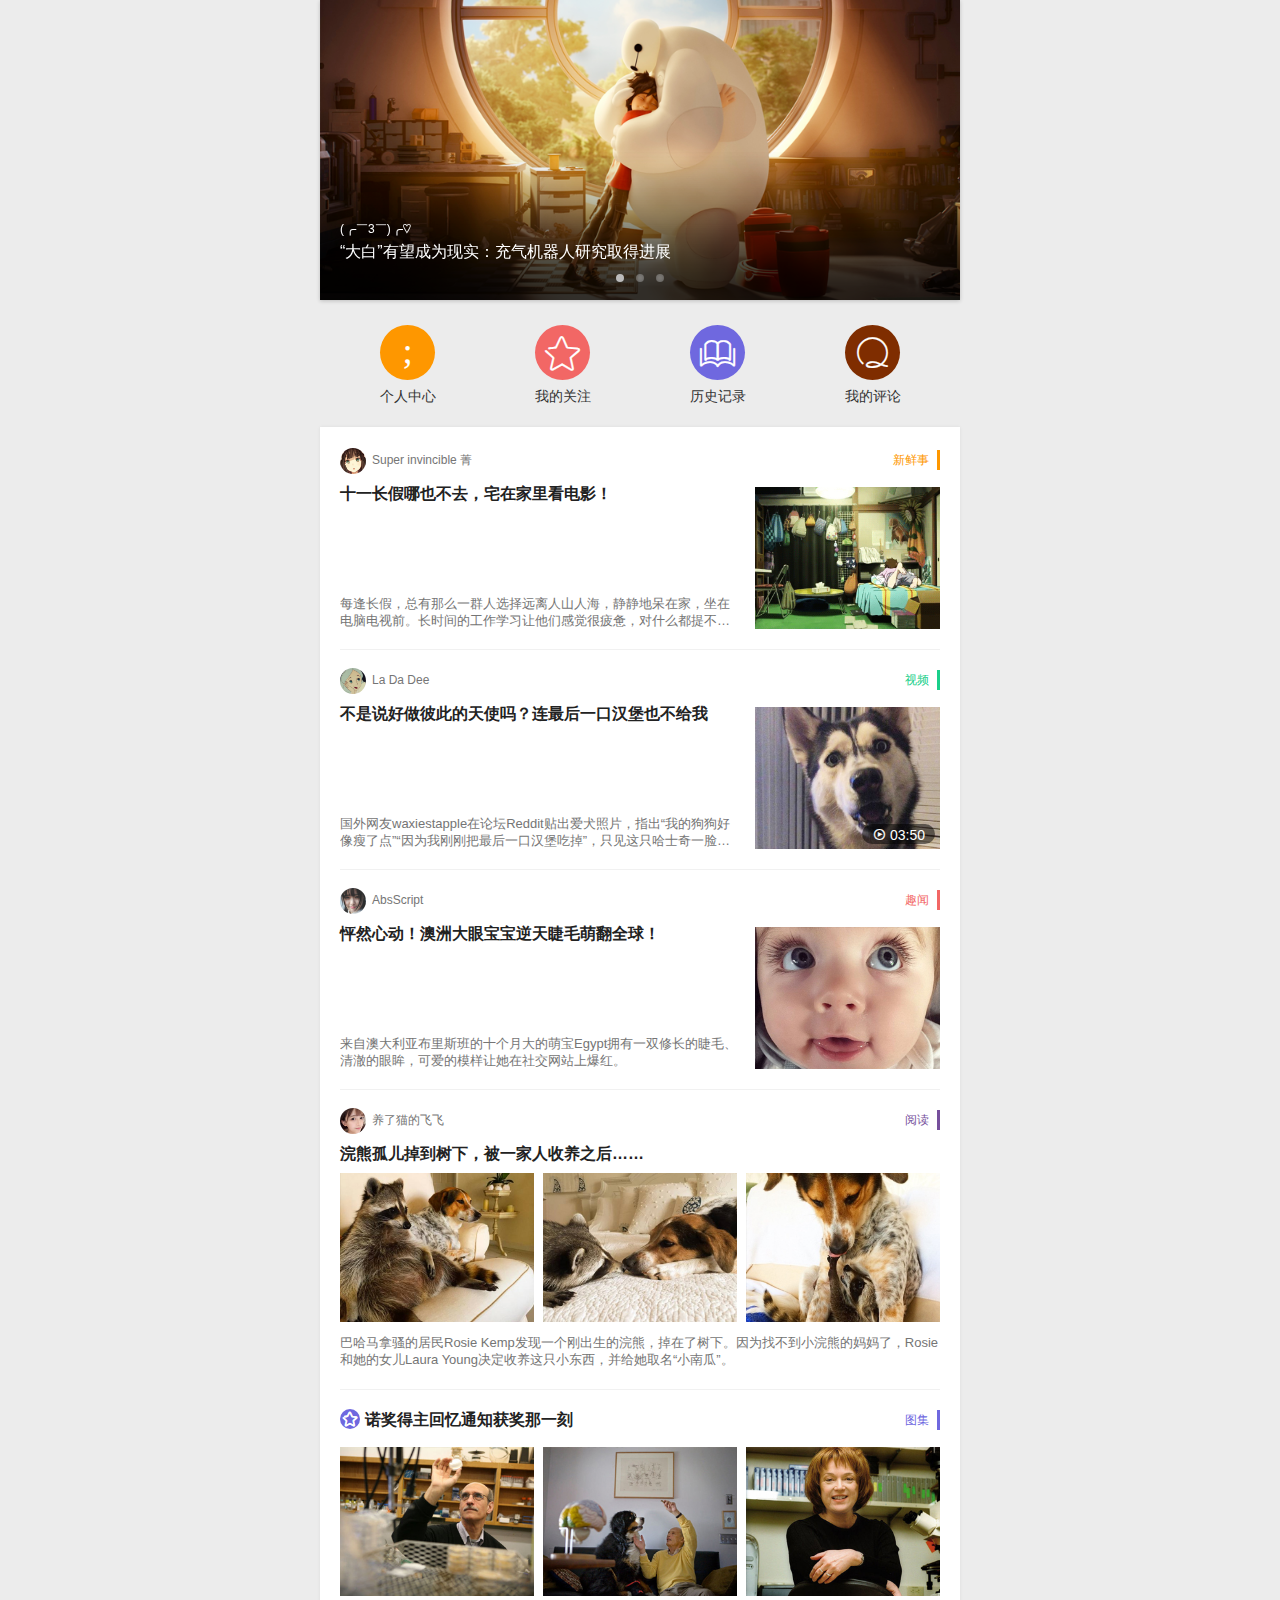
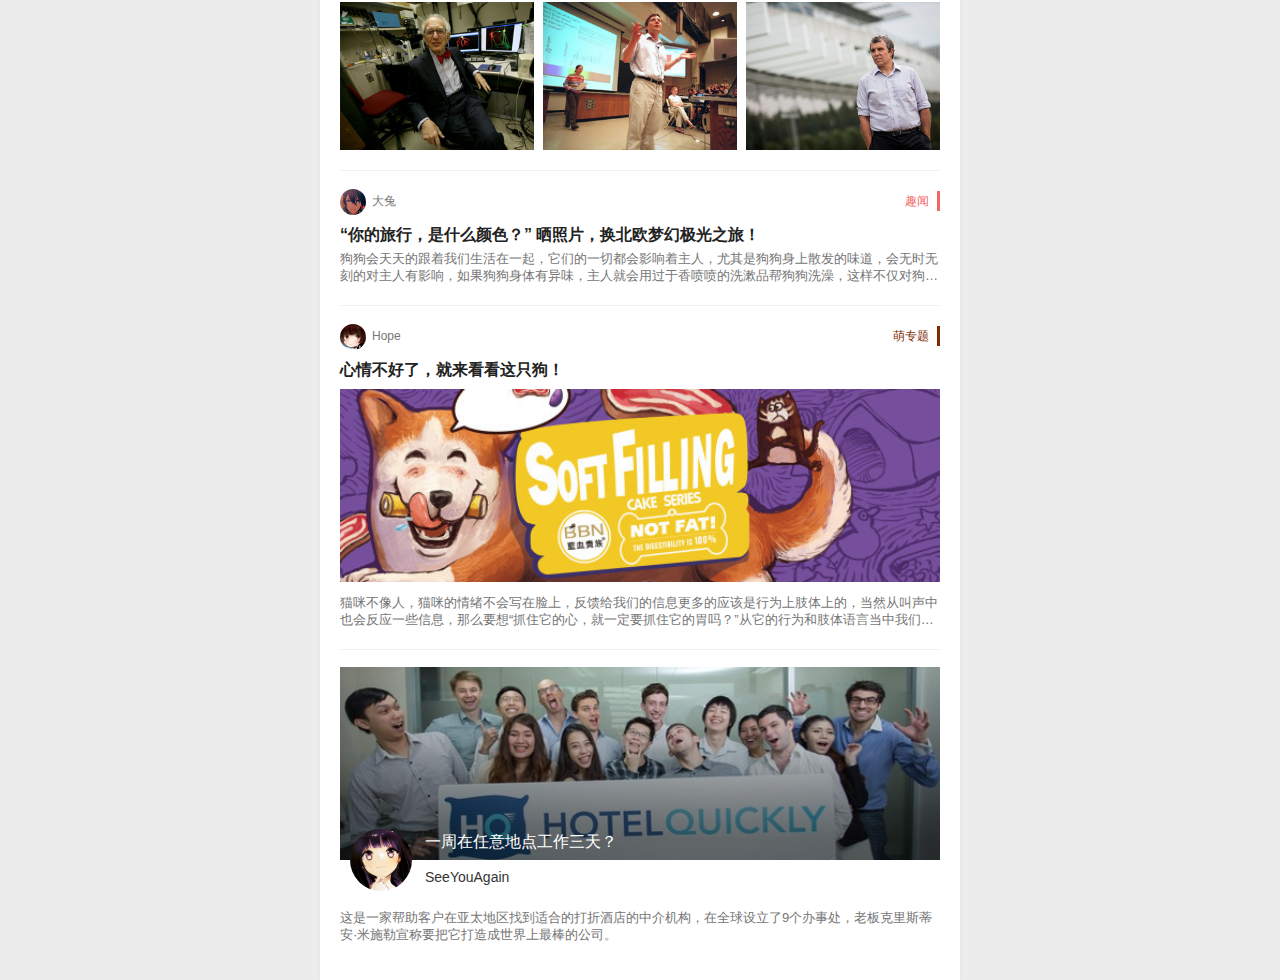
<file: WebContent/index.html>
<!doctype html>
<html>
<head>
    <meta charset="utf-8">
    <meta name="viewport" content="width=device-width, user-scalable=no, initial-scale=1.0, maximum-scale=1.0, minimum-scale=1.0"/>
    <meta name="keywords" content="" />
    <meta name="description" content="" />
    <link rel="stylesheet" href="css/amazeui.min.css">
    <link rel="stylesheet" href="css/wap.css?2">
    <title>首页</title>
</head>
<body>
<div data-am-widget="gotop" class="am-gotop am-gotop-fixed">
    <a href="#top" title="">
        <img class="am-gotop-icon-custom" src="img/goTop.png" />
    </a>
</div>

<div class="pet_mian" id="top">
  <div data-am-widget="slider" class="am-slider am-slider-a1" data-am-slider='{"directionNav":false}' >
  <ul class="am-slides">
      <li>
            <img src="img/fl01.png">
            <div class="pet_slider_font">
                <span class="pet_slider_emoji"> (╭￣3￣)╭♡   </span>
                <span>“大白”有望成为现实：充气机器人研究取得进展</span>
            </div>
            <div class="pet_slider_shadow"></div>
      </li>
      <li>
            <img src="img/fl02.png">
            <div class="pet_slider_font">
                <span class="pet_slider_emoji"> []~(￣▽￣)~*　</span>
                <span>已然魔性的雪橇犬哈士奇 —《雪地狂奔》</span>
            </div>
            <div class="pet_slider_shadow"></div>
      </li>
      <li>
            <img src="img/fl03.png">
            <div class="pet_slider_font">
                <span class="pet_slider_emoji"> (｡・`ω´･)　</span>
                <span>《星际争霸2:虚空之遗》国服过审!</span>
            </div>
            <div class="pet_slider_shadow"></div>
      </li>
  </ul>
</div>


<div class="pet_circle_nav">
    <ul class="pet_circle_nav_list">
        <li><a href="个人中心.html" class="iconfont pet_nav_xinxianshi ">;</a><span>个人中心</span></li>
        <li><a href="我的关注.html" class="iconfont pet_nav_zhangzhishi ">&#xe607;</a><span>我的关注</span></li>
        <li><a href="历史记录.html" class="iconfont pet_nav_kantuya ">&#xe62c;</a><span>历史记录</span></li>
        <li><a href="我的评论.html" class="iconfont pet_nav_mengzhuanti ">&#xe622;</a><span>我的评论</span></li>
    </ul>
    <div class="pet_more_list"><div class="pet_more_list_block">
    <div class="iconfont pet_more_close">×</div>
    <div class="pet_more_list_block">
        <div class="pet_more_list_block_name">
            <div class="pet_more_list_block_name_title">阅读 Read</div>
            <a class="pet_more_list_block_line">
                <i class="iconfont pet_nav_xinxianshi pet_more_list_block_line_ico">&#xe61e;</i>
                <div class="pet_more_list_block_line_font">新鲜事</div>
            </a>
                        <a class="pet_more_list_block_line">
                <i class="iconfont pet_nav_zhangzhishi pet_more_list_block_line_ico">&#xe607;</i>
                <div class="pet_more_list_block_line_font">趣闻</div>
            </a>
                        <a class="pet_more_list_block_line">
                <i class="iconfont pet_nav_kantuya pet_more_list_block_line_ico">&#xe62c;</i>
                <div class="pet_more_list_block_line_font">阅读</div>
            </a>
                        <a class="pet_more_list_block_line">
                <i class="iconfont pet_nav_mengzhuanti pet_more_list_block_line_ico">&#xe622;</i>
                <div class="pet_more_list_block_line_font">专题</div>
            </a>
                                    <a class="pet_more_list_block_line">
                <i class="iconfont pet_nav_bk pet_more_list_block_line_ico">&#xe629;</i>
                <div class="pet_more_list_block_line_font">订阅</div>
            </a>
                                    <a class="pet_more_list_block_line">
                <i class="iconfont pet_nav_wd pet_more_list_block_line_ico">&#xe602;</i>
                <div class="pet_more_list_block_line_font">专栏</div>
            </a>
 <div class="pet_more_list_block_name_title pet_more_list_block_line_height">服务 Service</div>
              <a class="pet_more_list_block_line">
                <i class="iconfont pet_nav_xinxianshi pet_more_list_block_line_ico">&#xe61e;</i>
                <div class="pet_more_list_block_line_font">新鲜事</div>
            </a>
                        <a class="pet_more_list_block_line">
                <i class="iconfont pet_nav_zhangzhishi pet_more_list_block_line_ico">&#xe607;</i>
                <div class="pet_more_list_block_line_font">趣闻</div>
            </a>
                        <a class="pet_more_list_block_line">
                <i class="iconfont pet_nav_kantuya pet_more_list_block_line_ico">&#xe62c;</i>
                <div class="pet_more_list_block_line_font">阅读</div>
            </a>
                        <a class="pet_more_list_block_line">
                <i class="iconfont pet_nav_mengzhuanti pet_more_list_block_line_ico">&#xe622;</i>
                <div class="pet_more_list_block_line_font">专题</div>
            </a>
                                    <a class="pet_more_list_block_line">
                <i class="iconfont pet_nav_bk pet_more_list_block_line_ico">&#xe629;</i>
                <div class="pet_more_list_block_line_font">订阅</div>
            </a>
                                    <a class="pet_more_list_block_line">
                <i class="iconfont pet_nav_wd pet_more_list_block_line_ico">&#xe602;</i>
                <div class="pet_more_list_block_line_font">专栏</div>
            </a>
        </div>
    </div>

    </div></div>
</div>
<div class="pet_content_main">
  <div data-am-widget="list_news" class="am-list-news am-list-news-default" >
  <div class="am-list-news-bd">
  <ul class="am-list">
     <!--缩略图在标题右边-->
      <li class="am-g am-list-item-desced am-list-item-thumbed am-list-item-thumb-right pet_list_one_block">
        <div class="pet_list_one_info">
            <div class="pet_list_one_info_l">
                <div class="pet_list_one_info_ico"><img src="img/a1.png" alt=""></div>
                <div class="pet_list_one_info_name">Super invincible 菁 </div>
            </div>
            <div class="pet_list_one_info_r">
                <div class="pet_list_tag pet_list_tag_xxs">新鲜事</div>
            </div>
        </div>
        <div class=" am-u-sm-8 am-list-main pet_list_one_nr">
            <h3 class="am-list-item-hd pet_list_one_bt"><a href="###" class="">十一长假哪也不去，宅在家里看电影！</a></h3>
            <div class="am-list-item-text pet_list_one_text">每逢长假，总有那么一群人选择远离人山人海，静静地呆在家，坐在电脑电视前。长时间的工作学习让他们感觉很疲惫，对什么都提不起劲，打开电脑却不知道干什么好…</div>

        </div>
          <div class="am-u-sm-4 am-list-thumb">
            <a href="###" class="">
              <img src="img/q1.jpg" class="pet_list_one_img" alt=""/>
            </a>
          </div>
      </li>
      <li class="am-g am-list-item-desced am-list-item-thumbed am-list-item-thumb-right pet_list_one_block">
        <div class="pet_list_one_info">
            <div class="pet_list_one_info_l">
                <div class="pet_list_one_info_ico"><img src="img/a6.png" alt=""></div>
                <div class="pet_list_one_info_name">La Da Dee</div>
            </div>
            <div class="pet_list_one_info_r">
                <div class="pet_list_tag pet_video_tag">视频</div>
            </div>
        </div>
        <div class=" am-u-sm-8 am-list-main pet_list_one_nr">
            <h3 class="am-list-item-hd pet_list_one_bt"><a href="###" class="">不是说好做彼此的天使吗？连最后一口汉堡也不给我</a></h3>
            <div class="am-list-item-text pet_list_one_text">国外网友waxiestapple在论坛Reddit贴出爱犬照片，指出“我的狗狗好像瘦了点”“因为我刚刚把最后一口汉堡吃掉”，只见这只哈士奇一脸惨遭背叛的样子，对主人露出相当不可思议的表情。</div>

        </div>
          <div class="am-u-sm-4 am-list-thumb pet_video_info">
            <div class="pet_video_info_tag"><i class="iconfont">&#xe62d;</i>03:50</div>
            <a href="###" class="">
              <img src="img/q4.jpg" class="pet_list_one_img" alt="我很囧，你保重....晒晒旅行中的那些囧！"/>
            </a>
          </div>
      </li>
      <li class="am-g am-list-item-desced am-list-item-thumbed am-list-item-thumb-right pet_list_one_block">
        <div class="pet_list_one_info">
            <div class="pet_list_one_info_l">
                <div class="pet_list_one_info_ico"><img src="img/a2.png" alt=""></div>
                <div class="pet_list_one_info_name">AbsScript</div>
            </div>
            <div class="pet_list_one_info_r">
                <div class="pet_list_tag pet_list_tag_zzs">趣闻</div>
            </div>
        </div>
        <div class=" am-u-sm-8 am-list-main pet_list_one_nr">
            <h3 class="am-list-item-hd pet_list_one_bt"><a href="###" class="">怦然心动！澳洲大眼宝宝逆天睫毛萌翻全球！</a></h3>
            <div class="am-list-item-text pet_list_one_text">来自澳大利亚布里斯班的十个月大的萌宝Egypt拥有一双修长的睫毛、清澈的眼眸，可爱的模样让她在社交网站上爆红。</div>

        </div>
          <div class="am-u-sm-4 am-list-thumb">
            <a href="###" class="">
              <img src="img/q5.jpg" class="pet_list_one_img" alt="我很囧，你保重....晒晒旅行中的那些囧！"/>
            </a>
          </div>
      </li>

            <li class="am-g am-list-item-desced pet_list_one_block">
              <div class="pet_list_one_info">
            <div class="pet_list_one_info_l">
                <div class="pet_list_one_info_ico"><img src="img/a3.png" alt=""></div>
                <div class="pet_list_one_info_name">养了猫的飞飞</div>
            </div>
            <div class="pet_list_one_info_r">
                <div class="pet_list_tag pet_list_tag_stj">阅读</div>
            </div>
        </div>
        <div class=" am-list-main">
            <h3 class="am-list-item-hd pet_list_one_bt"><a href="###" class="">浣熊孤儿掉到树下，被一家人收养之后……</a></h3>
  <ul data-am-widget="gallery" class="am-gallery am-avg-sm-3
  am-avg-md-3 am-avg-lg-3 am-gallery-default pet_list_one_list" >
      <li>
        <div class="am-gallery-item">
            <a href="###" class="">
              <img src="img/qq1.jpg"  alt="某天 也许会相遇 相遇在这个好地方"/>
            </a>
        </div>
      </li>
      <li>
        <div class="am-gallery-item">
            <a href="###" class="">
              <img src="img/qq2.jpg"  alt="不要太担心 只因为我相信"/>
            </a>
        </div>
      </li>
      <li>
        <div class="am-gallery-item">
            <a href="###" class="">
              <img src="img/qq3.jpg"  alt="终会走过这条遥远的道路"/>
            </a>
        </div>
      </li>
  </ul>
            <div class="am-list-item-text pet_list_two_text">巴哈马拿骚的居民Rosie Kemp发现一个刚出生的浣熊，掉在了树下。因为找不到小浣熊的妈妈了，Rosie和她的女儿Laura Young决定收养这只小东西，并给她取名“小南瓜”。</div>
        </div>
      </li>

            <li class="am-g am-list-item-desced pet_list_one_block">
              <div class="pet_list_one_info">
            <div class="pet_list_one_info_tytj"><i class="iconfont pet_nav_kantuya pet_more_list_block_line_ico pet_list_tytj_ico">&#xe607;</i>诺奖得主回忆通知获奖那一刻</div>
            <div class="pet_list_one_info_r">
                <div class="pet_list_tag pet_list_tag_kty">图集</div>
            </div>
        </div>
        <div class=" am-list-main">
  <ul data-am-widget="gallery" class="am-gallery am-avg-sm-3
  am-avg-md-3 am-avg-lg-3 am-gallery-default pet_list_one_list pet_list_one_tytj" >
      <li>
        <div class="am-gallery-item">
            <a href="###" class="">
              <img src="img/w1.jpg"  alt="某天 也许会相遇 相遇在这个好地方"/>
            </a>
        </div>
      </li>
      <li>
        <div class="am-gallery-item">
            <a href="###" class="">
              <img src="img/w2.jpg"  alt="不要太担心 只因为我相信"/>
            </a>
        </div>
      </li>
      <li>
        <div class="am-gallery-item">
            <a href="###" class="">
              <img src="img/w3.jpg"  alt="终会走过这条遥远的道路"/>
            </a>
        </div>
      </li>
       <li>
        <div class="am-gallery-item">
            <a href="###" class="">
              <img src="img/w4.jpg"  alt="终会走过这条遥远的道路"/>
            </a>
        </div>
      </li>
       <li>
        <div class="am-gallery-item">
            <a href="###" class="">
              <img src="img/w5.jpg"  alt="终会走过这条遥远的道路"/>
            </a>
        </div>
      </li>
       <li>
        <div class="am-gallery-item">
            <a href="###" class="">
              <img src="img/w6.jpg"  alt="终会走过这条遥远的道路"/>
            </a>
        </div>
      </li>
  </ul>
      </li>
            <li class="am-g am-list-item-desced pet_list_one_block">
              <div class="pet_list_one_info">
            <div class="pet_list_one_info_l">
                <div class="pet_list_one_info_ico"><img src="img/a4.png" alt=""></div>
                <div class="pet_list_one_info_name">大兔</div>
            </div>
            <div class="pet_list_one_info_r">
                <div class="pet_list_tag pet_list_tag_zzs">趣闻</div>
            </div>
        </div>
        <div class=" am-list-main">
            <h3 class="am-list-item-hd pet_list_one_bt"><a href="###" class="">“你的旅行，是什么颜色？” 晒照片，换北欧梦幻极光之旅！</a></h3>


            <div class="am-list-item-text pet_list_two_text">狗狗会天天的跟着我们生活在一起，它们的一切都会影响着主人，尤其是狗狗身上散发的味道，会无时无刻的对主人有影响，如果狗狗身体有异味，主人就会用过于香喷喷的洗漱品帮狗狗洗澡，这样不仅对狗狗身体有伤害，还会容易患上皮肤病，其实，我们知道一些小技巧，就会改善狗狗身上存在的味道。</div>

        </div>
      </li>
      <li class="am-g am-list-item-desced pet_list_one_block">
              <div class="pet_list_one_info">
            <div class="pet_list_one_info_l">
                <div class="pet_list_one_info_ico"><img src="img/a5.png" alt=""></div>
                <div class="pet_list_one_info_name">Hope</div>
            </div>
            <div class="pet_list_one_info_r">
                <div class="pet_list_tag pet_list_tag_mzt">萌专题</div>
            </div>
        </div>
        <div class=" am-list-main">
            <h3 class="am-list-item-hd pet_list_one_bt"><a href="###" class="">心情不好了，就来看看这只狗！</a></h3>
            <div class="pet_list_zt_img"><img src="img/c1.png" alt=""></div>

            <div class="am-list-item-text pet_list_two_text">猫咪不像人，猫咪的情绪不会写在脸上，反馈给我们的信息更多的应该是行为上肢体上的，当然从叫声中也会反应一些信息，那么要想“抓住它的心，就一定要抓住它的胃吗？”从它的行为和肢体语言当中我们可以读懂什么呢？</div>

        </div>
      </li>
      <li class="am-g am-list-item-desced pet_list_one_block">
           <div class="pet_article_user_block">
             <div class="pet_article_user_img">
             <div class="pet_article_user_shadow"></div>
             <div class="pet_article_user_title">一周在任意地点工作三天？</div>
             <img src="img/c2.png" alt=""></div>
             <div class="pet_article_user_info">
                <div class="pet_article_user_info_ico"><img src="img/c.png" alt=""></div>SeeYouAgain
             </div>
             <div class="am-list-item-text pet_article_user_nr">这是一家帮助客户在亚太地区找到适合的打折酒店的中介机构，在全球设立了9个办事处，老板克里斯蒂安·米施勒宣称要把它打造成世界上最棒的公司。</div>
           </div>
      </li>
    </ul>
  </div>

    </div>

</div>
</div>

<script src="js/jquery.min.js"></script>
<script src="js/amazeui.min.js"></script>
<script>
$(function(){

    // 动态计算新闻列表文字样式
    auto_resize();
    $(window).resize(function() {
        auto_resize();
    });
    $('.am-list-thumb img').load(function(){
        auto_resize();
    });

    $('.am-list > li:last-child').css('border','none');
    function auto_resize(){
        $('.pet_list_one_nr').height($('.pet_list_one_img').height());

    }
        $('.pet_nav_gengduo').on('click',function(){
            $('.pet_more_list').addClass('pet_more_list_show');
       });
        $('.pet_more_close').on('click',function(){
            $('.pet_more_list').removeClass('pet_more_list_show');
        });
});

</script>
</body>
</html>
</file>
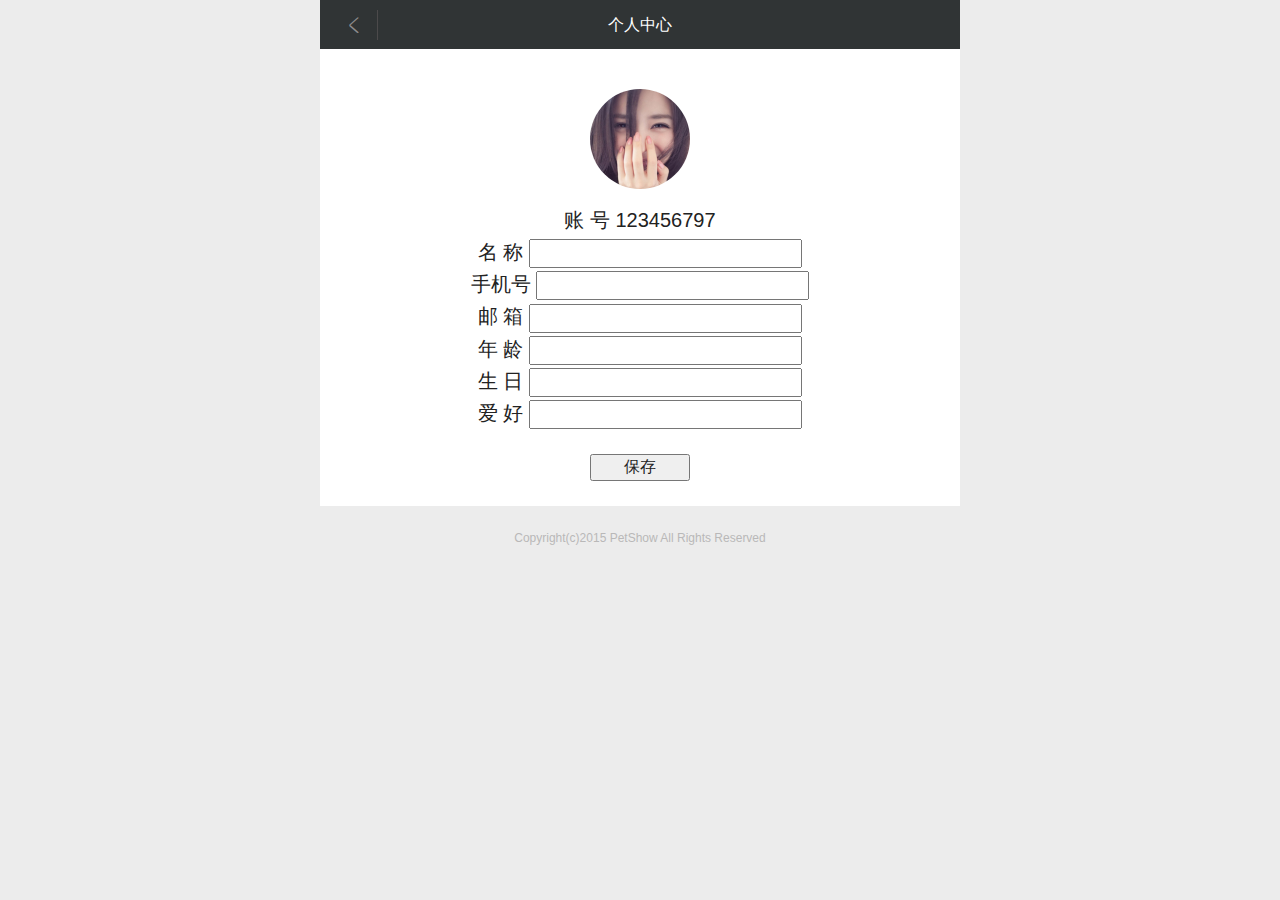
<file: WebContent/个人中心.html>
<!doctype html>
<html>
<head>
  <meta charset="utf-8">
  <meta name="viewport" content="width=device-width, user-scalable=no, initial-scale=1.0, maximum-scale=1.0, minimum-scale=1.0"/>
  <meta name="keywords" content="" />
  <meta name="description" content="" />
  <link rel="stylesheet" href="css/amazeui.min.css">
  <link rel="stylesheet" href="css/wap.css">
  <title>个人中心</title>
</head>
<body style="background:#ececec">
  <div class="pet_mian" >
    <div class="pet_head">
      <header data-am-widget="header"
          class="am-header am-header-default pet_head_block">
        <div class="am-header-left am-header-nav ">
          <a href="index.html" class="iconfont pet_head_jt_ico">&#xe601;</a>
        </div>
<div class="pet_news_list_tag_name">个人中心</div>
      </header>
    </div>

    <div class="pet_content pet_content_list">
      <div class="pet_grzx">

          <div class="pet_grzx_nr">
              <div class="pet_grzx_ico">
                <img src="img/qq1.png" alt="">
              <input type="file" name="studentHeadimg" value="img/qq1.png"><br>
              </div>
              <div class="pet_grzx_name">       
                             <span>账		号	</span><span>123456797</span><br>          
                              名		称	<input type="text" name="studentName"><br>
                              手机号	<input type="text" name="studentPassword"><br>
                              邮		箱	<input type="text" name="studentPassword"><br>
                              年		龄	<input type="text" name="studentAge"><br>
                              生		日	<input type="text" name="studentHobby"><br>
                              爱		好	<input type="text" name="studentHobby"><br>
              </div>
              <div class="pet_grzx_num">
                <div><input type="submit" value="保存"></div>
              </div>

          </div>
        </div>

        <div class="pet_article_footer_info">Copyright(c)2015 PetShow All Rights Reserved</div>
      </div>
    </div>
    <script src="js/jquery.min.js"></script>
    <script src="js/amazeui.min.js"></script>
    <script>
$(function(){

    // 动态计算新闻列表文字样式
    auto_resize();
    $(window).resize(function() {
        auto_resize();
    });
    $('.am-list-thumb img').load(function(){
        auto_resize();
    });
    $('.pet_article_like li:last-child').css('border','none');
        function auto_resize(){
        $('.pet_list_one_nr').height($('.pet_list_one_img').height());
                // alert($('.pet_list_one_nr').height());
    }
        $('.pet_article_user').on('click',function(){
            if($('.pet_article_user_info_tab').hasClass('pet_article_user_info_tab_show')){
                $('.pet_article_user_info_tab').removeClass('pet_article_user_info_tab_show').addClass('pet_article_user_info_tab_cloes');
            }else{
                $('.pet_article_user_info_tab').removeClass('pet_article_user_info_tab_cloes').addClass('pet_article_user_info_tab_show');
            }
        });

        $('.pet_head_gd_ico').on('click',function(){
            $('.pet_more_list').addClass('pet_more_list_show');
       });
        $('.pet_more_close').on('click',function(){
            $('.pet_more_list').removeClass('pet_more_list_show');
        });
});

</script>
</body>
  </html>
</file>
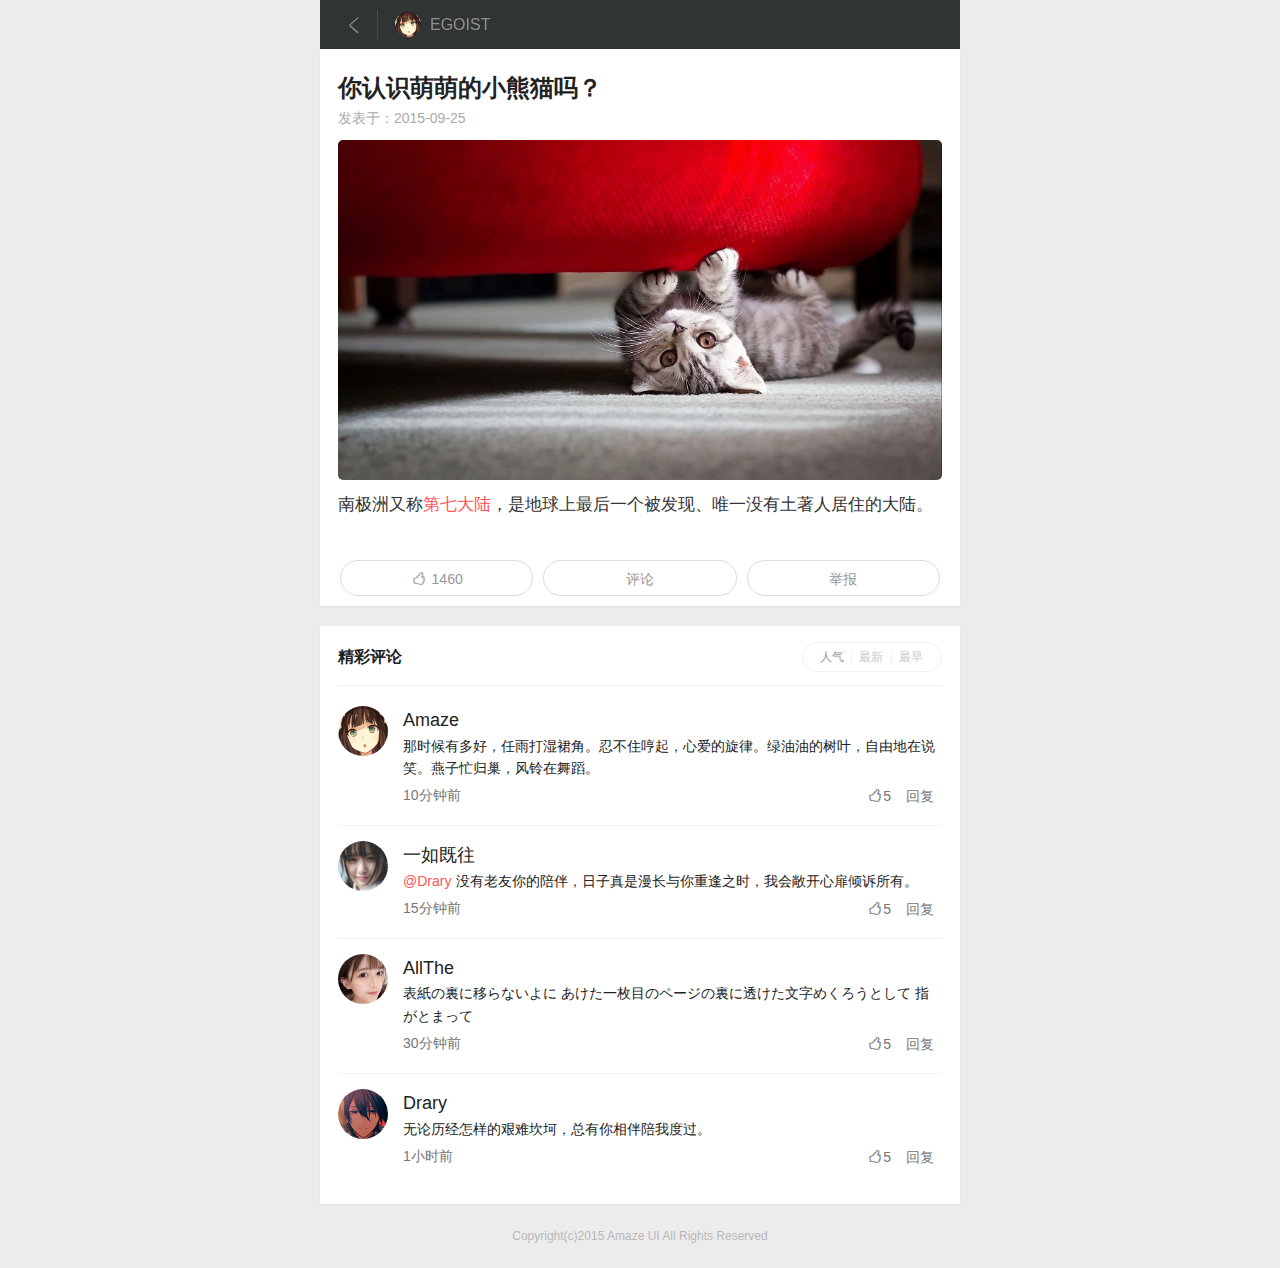
<file: WebContent/内容页.html>
<!doctype html>
<html>
<head>
    <meta charset="utf-8">
    <meta name="viewport" content="width=device-width, user-scalable=no, initial-scale=1.0, maximum-scale=1.0, minimum-scale=1.0"/>
    <meta name="keywords" content="" />
    <meta name="description" content="" />
    <link rel="stylesheet" href="css/amazeui.min.css">
    <link rel="stylesheet" href="css/wap.css">
    <title>内容页</title>
</head>
<body style="background:#ececec">
<div class="pet_mian" >
    <div class="pet_head">
  <header data-am-widget="header"
          class="am-header am-header-default pet_head_block">
      <div class="am-header-left am-header-nav ">
          <a href="#left-link" class="iconfont pet_head_jt_ico">&#xe601;</a>
      </div>

      <h1 class="am-header-title pet_article_user">
      <div class="pet_article_user_info_tab">
        <div class="pet_article_user_info_tab_font">
        <div class="pet_article_user_info_tab_font_triangle"></div>
        <div class="pet_article_user_info_tab_font_center"><i>文章</i><span>16篇</span></div>
<!--         <div class="pet_article_user_info_tab_font_center"><i>涂鸦</i><span>89张</span></div>
        <div class="pet_article_user_info_tab_font_center_line"></div>
        <div class="pet_article_user_info_tab_font_center"><a href="###">查看全部资料</a></div> -->
        </div>
      </div>
      <span class="pet_article_user_ico"><img src="img/a1.png" alt="" class=""></span>
      <span class="pet_article_user_name">EGOIST</span>
      </h1>
  </header>
</div>



    <div class="pet_more_list"><div class="pet_more_list_block">
    <div class="iconfont pet_more_close">×</div>
    <div class="pet_more_list_block">
        <div class="pet_more_list_block_name">
            <div class="pet_more_list_block_name_title">阅读 Read</div>
            <a class="pet_more_list_block_line">
                <i class="iconfont pet_nav_xinxianshi pet_more_list_block_line_ico">&#xe601;</i>
                <div class="pet_more_list_block_line_font">新鲜事</div>
            </a>
                        <a class="pet_more_list_block_line">
                <i class="iconfont pet_nav_zhangzhishi pet_more_list_block_line_ico">&#xe606;</i>
                <div class="pet_more_list_block_line_font">涨知识</div>
            </a>
                        <a class="pet_more_list_block_line">
                <i class="iconfont pet_nav_kantuya pet_more_list_block_line_ico">&#xe607;</i>
                <div class="pet_more_list_block_line_font">看涂鸦</div>
            </a>
                        <a class="pet_more_list_block_line">
                <i class="iconfont pet_nav_mengzhuanti pet_more_list_block_line_ico">&#xe603;</i>
                <div class="pet_more_list_block_line_font">萌专题</div>
            </a>
                                    <a class="pet_more_list_block_line">
                <i class="iconfont pet_nav_bk pet_more_list_block_line_ico">&#xe611;</i>
                <div class="pet_more_list_block_line_font">百科</div>
            </a>
                                    <a class="pet_more_list_block_line">
                <i class="iconfont pet_nav_wd pet_more_list_block_line_ico">&#xe60c;</i>
                <div class="pet_more_list_block_line_font">问答</div>
            </a>
 <div class="pet_more_list_block_name_title pet_more_list_block_line_height">服务 Service</div>
            <a class="pet_more_list_block_line">
                <i class="iconfont pet_nav_xinxianshi pet_more_list_block_line_ico">&#xe600;</i>
                <div class="pet_more_list_block_line_font">美容</div>
            </a>
                        <a class="pet_more_list_block_line">
                <i class="iconfont pet_nav_zhangzhishi pet_more_list_block_line_ico">&#xe602;</i>
                <div class="pet_more_list_block_line_font">医院</div>
            </a>
                        <a class="pet_more_list_block_line">
                <i class="iconfont pet_nav_kantuya pet_more_list_block_line_ico">&#xe604;</i>
                <div class="pet_more_list_block_line_font">店铺</div>
            </a>
                        <a class="pet_more_list_block_line">
                <i class="iconfont pet_nav_sy pet_more_list_block_line_ico">&#xe610;</i>
                <div class="pet_more_list_block_line_font">摄影</div>
            </a>
                                    <a class="pet_more_list_block_line">
                <i class="iconfont pet_nav_xx pet_more_list_block_line_ico">&#xe612;</i>
                <div class="pet_more_list_block_line_font">学校</div>
            </a>
                                    <a class="pet_more_list_block_line">
                <i class="iconfont pet_nav_sz pet_more_list_block_line_ico">&#xe60f;</i>
                <div class="pet_more_list_block_line_font">水族</div>
            </a>
                                    <a class="pet_more_list_block_line">
                <i class="iconfont pet_nav_ms pet_more_list_block_line_ico">&#xe60e;</i>
                <div class="pet_more_list_block_line_font">猫舍</div>
            </a>
                                    <a class="pet_more_list_block_line">
                <i class="iconfont pet_nav_qs pet_more_list_block_line_ico">&#xe60b;</i>
                <div class="pet_more_list_block_line_font">犬舍</div>
            </a>
                                    <a class="pet_more_list_block_line">
                <i class="iconfont pet_nav_qt pet_more_list_block_line_ico">&#xe60d;</i>
                <div class="pet_more_list_block_line_font">其它</div>
            </a>
        </div>
    </div>

    </div></div>



<div class="pet_content">
<div class="pet_content_block">
  <article data-am-widget="paragraph" class="am-paragraph am-paragraph-default pet_content_article" data-am-paragraph="{ tableScrollable: true, pureview: true }">
  <h1 class="pet_article_title">你认识萌萌的小熊猫吗？</h1>
  <div class="pet_article_user_time">发表于：2015-09-25</div>
      <img src="img/a2.jpg"><p class=paragraph-default-p>南极洲又称<a href="###">第七大陆</a>，是地球上最后一个被发现、唯一没有土著人居住的大陆。</p>

  </article>
        <ul class="like_share_block">
        <li><a class="link_share_button" href="###"><i class="iconfont">&#xe631;</i>1460</a></li>
        <li><a class="link_share_button" href="###">评论</a></li>
        <li><a class="link_share_button" href="###">举报</a></li>
      </ul>
</div>
<div class="pet_comment_list">
  <div class="pet_comment_list_wap"><div class="pet_comment_list_title">精彩评论</div>

  <div data-am-widget="tabs" class="am-tabs am-tabs-default pet_comment_list_tab" >
      <ul class="am-tabs-nav am-cf pet_comment_list_title_tab">
          <li class="am-active"><a href="[data-tab-panel-0]">人气</a></li>
          <li class=""><a href="[data-tab-panel-1]">最新</a></li>
          <li class=""><a href="[data-tab-panel-2]">最早</a></li>
      </ul>
      <div class="am-tabs-bd pet_pl_list">
          <div data-tab-panel-0 class="am-tab-panel am-active">
            <div class="pet_comment_list_block">
              <div class="pet_comment_list_block_l"><img src="img/a1.png" alt=""></div>
              <div class="pet_comment_list_block_r">
                <div class="pet_comment_list_block_r_info">Amaze</div>
                <div class="pet_comment_list_block_r_text">那时候有多好，任雨打湿裙角。忍不住哼起，心爱的旋律。绿油油的树叶，自由地在说笑。燕子忙归巢，风铃在舞蹈。</div>
                <div class="pet_comment_list_block_r_bottom">
                  <div class="pet_comment_list_bottom_info_l">10分钟前</div>
                  <div class="pet_comment_list_bottom_info_r">
                  <span><i class="iconfont">&#xe631;</i>5 </span>
                  <span> 回复</span></div>
                </div>
              </div>
            </div>
                        <div class="pet_comment_list_block">
              <div class="pet_comment_list_block_l"><img src="img/a2.png" alt=""></div>
              <div class="pet_comment_list_block_r">
                <div class="pet_comment_list_block_r_info">一如既往</div>
                <div class="pet_comment_list_block_r_text"><span>@Drary</span>没有老友你的陪伴，日子真是漫长与你重逢之时，我会敞开心扉倾诉所有。</div>
                <div class="pet_comment_list_block_r_bottom">
                  <div class="pet_comment_list_bottom_info_l">15分钟前</div>
                  <div class="pet_comment_list_bottom_info_r">
                  <span><i class="iconfont">&#xe631;</i>5 </span>
                  <span> 回复</span></div>
                </div>
              </div>
            </div>
                        <div class="pet_comment_list_block">
              <div class="pet_comment_list_block_l"><img src="img/a3.png" alt=""></div>
              <div class="pet_comment_list_block_r">
                <div class="pet_comment_list_block_r_info">AllThe</div>
                <div class="pet_comment_list_block_r_text">表紙の裏に移らないよに あけた一枚目のページの裏に透けた文字めくろうとして 指がとまって</div>
                <div class="pet_comment_list_block_r_bottom">
                  <div class="pet_comment_list_bottom_info_l">30分钟前</div>
                  <div class="pet_comment_list_bottom_info_r">
                  <span><i class="iconfont">&#xe631;</i>5 </span>
                  <span> 回复</span></div>
                </div>
              </div>
            </div>
                        <div class="pet_comment_list_block">
              <div class="pet_comment_list_block_l"><img src="img/a4.png" alt=""></div>
              <div class="pet_comment_list_block_r">
                <div class="pet_comment_list_block_r_info">Drary</div>
                <div class="pet_comment_list_block_r_text">无论历经怎样的艰难坎坷，总有你相伴陪我度过。</div>
                <div class="pet_comment_list_block_r_bottom">
                  <div class="pet_comment_list_bottom_info_l">1小时前</div>
                  <div class="pet_comment_list_bottom_info_r">
                  <span><i class="iconfont">&#xe631;</i>5 </span>
                  <span> 回复</span></div>
                </div>
              </div>
            </div>
          </div>
          <div data-tab-panel-1 class="am-tab-panel ">
                                  <div class="pet_comment_list_block">
              <div class="pet_comment_list_block_l"><img src="img/a2.png" alt=""></div>
              <div class="pet_comment_list_block_r">
                <div class="pet_comment_list_block_r_info">一如既往</div>
                <div class="pet_comment_list_block_r_text"><span>@Drary</span>没有老友你的陪伴，日子真是漫长与你重逢之时，我会敞开心扉倾诉所有。</div>
                <div class="pet_comment_list_block_r_bottom">
                  <div class="pet_comment_list_bottom_info_l">15分钟前</div>
                  <div class="pet_comment_list_bottom_info_r">
                  <span><i class="iconfont">&#xe631;</i>5 </span>
                  <span> 回复</span></div>
                </div>
              </div>
            </div>
                       <div class="pet_comment_list_block">
              <div class="pet_comment_list_block_l"><img src="img/a3.png" alt=""></div>
              <div class="pet_comment_list_block_r">
                <div class="pet_comment_list_block_r_info">AllThe</div>
                <div class="pet_comment_list_block_r_text">表紙の裏に移らないよに あけた一枚目のページの裏に透けた文字めくろうとして 指がとまって</div>
                <div class="pet_comment_list_block_r_bottom">
                  <div class="pet_comment_list_bottom_info_l">30分钟前</div>
                  <div class="pet_comment_list_bottom_info_r">
                  <span><i class="iconfont">&#xe631;</i>5 </span>
                  <span> 回复</span></div>
                </div>
              </div>
            </div>
                    <div class="pet_comment_list_block">
              <div class="pet_comment_list_block_l"><img src="img/a1.png" alt=""></div>
              <div class="pet_comment_list_block_r">
                <div class="pet_comment_list_block_r_info">Amaze</div>
                <div class="pet_comment_list_block_r_text">那时候有多好，任雨打湿裙角。忍不住哼起，心爱的旋律。绿油油的树叶，自由地在说笑。燕子忙归巢，风铃在舞蹈。</div>
                <div class="pet_comment_list_block_r_bottom">
                  <div class="pet_comment_list_bottom_info_l">10分钟前</div>
                  <div class="pet_comment_list_bottom_info_r">
                  <span><i class="iconfont">&#xe631;</i>5 </span>
                  <span> 回复</span></div>
                </div>
              </div>
            </div>


                        <div class="pet_comment_list_block">
              <div class="pet_comment_list_block_l"><img src="img/a4.png" alt=""></div>
              <div class="pet_comment_list_block_r">
                <div class="pet_comment_list_block_r_info">Drary</div>
                <div class="pet_comment_list_block_r_text">无论历经怎样的艰难坎坷，总有你相伴陪我度过。</div>
                <div class="pet_comment_list_block_r_bottom">
                  <div class="pet_comment_list_bottom_info_l">1小时前</div>
                  <div class="pet_comment_list_bottom_info_r">
                  <span><i class="iconfont">&#xe631;</i>5 </span>
                  <span> 回复</span></div>
                </div>
              </div>
            </div>
          </div>
          <div data-tab-panel-2 class="am-tab-panel ">
                                <div class="pet_comment_list_block">
              <div class="pet_comment_list_block_l"><img src="img/a1.png" alt=""></div>
              <div class="pet_comment_list_block_r">
                <div class="pet_comment_list_block_r_info">Amaze</div>
                <div class="pet_comment_list_block_r_text">那时候有多好，任雨打湿裙角。忍不住哼起，心爱的旋律。绿油油的树叶，自由地在说笑。燕子忙归巢，风铃在舞蹈。</div>
                <div class="pet_comment_list_block_r_bottom">
                  <div class="pet_comment_list_bottom_info_l">10分钟前</div>
                  <div class="pet_comment_list_bottom_info_r">
                  <span><i class="iconfont">&#xe631;</i>5 </span>
                  <span> 回复</span></div>
                </div>
              </div>
            </div>


                        <div class="pet_comment_list_block">
              <div class="pet_comment_list_block_l"><img src="img/a4.png" alt=""></div>
              <div class="pet_comment_list_block_r">
                <div class="pet_comment_list_block_r_info">Drary</div>
                <div class="pet_comment_list_block_r_text">无论历经怎样的艰难坎坷，总有你相伴陪我度过。</div>
                <div class="pet_comment_list_block_r_bottom">
                  <div class="pet_comment_list_bottom_info_l">1小时前</div>
                  <div class="pet_comment_list_bottom_info_r">
                  <span><i class="iconfont">&#xe631;</i>5 </span>
                  <span> 回复</span></div>
                </div>
              </div>
            </div>
          </div>
      </div>
  </div>




  </div>
</div>



<div class="pet_article_footer_info">Copyright(c)2015 Amaze UI All Rights Reserved</div>
</div>
</div>
<script src="js/jquery.min.js"></script>
<script src="js/amazeui.min.js"></script>
<script>
$(function(){

    // 动态计算新闻列表文字样式
    auto_resize();
    $(window).resize(function() {
        auto_resize();
    });
    $('.am-list-thumb img').load(function(){
        auto_resize();
    });
    $('.pet_article_like li:last-child').css('border','none');
        function auto_resize(){
        $('.pet_list_one_nr').height($('.pet_list_one_img').height());
                // alert($('.pet_list_one_nr').height());
    }
        $('.pet_article_user').on('click',function(){
            if($('.pet_article_user_info_tab').hasClass('pet_article_user_info_tab_show')){
                $('.pet_article_user_info_tab').removeClass('pet_article_user_info_tab_show').addClass('pet_article_user_info_tab_cloes');
            }else{
                $('.pet_article_user_info_tab').removeClass('pet_article_user_info_tab_cloes').addClass('pet_article_user_info_tab_show');
            }
        });

        $('.pet_head_gd_ico').on('click',function(){
            $('.pet_more_list').addClass('pet_more_list_show');
       });
        $('.pet_more_close').on('click',function(){
            $('.pet_more_list').removeClass('pet_more_list_show');
        });
});

</script>
</body>
</html>
</file>
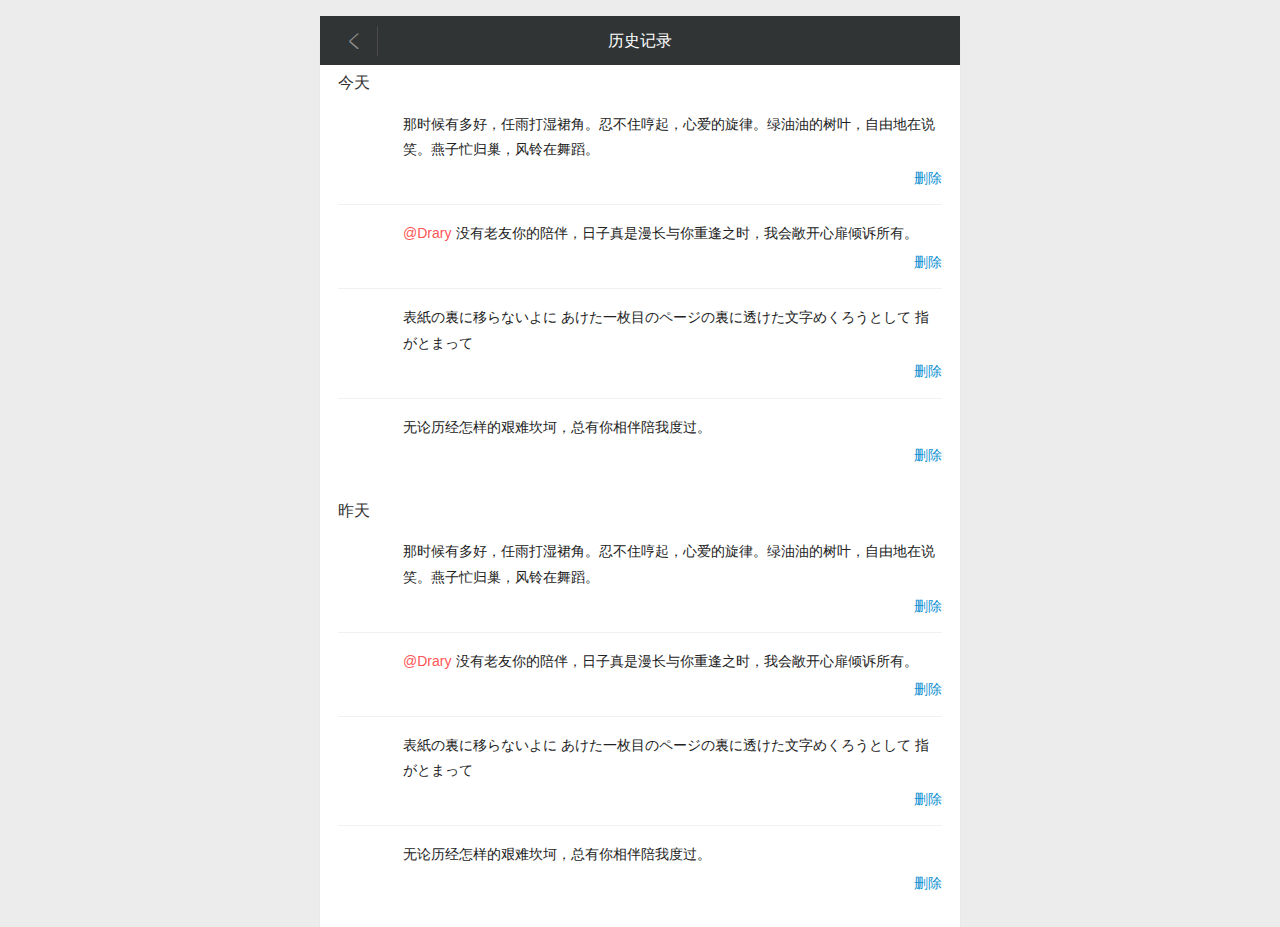
<file: WebContent/历史记录.html>
<!DOCTYPE html>
<html>
<head>
  <meta charset="utf-8">
  <meta name="viewport" content="width=device-width, user-scalable=no, initial-scale=1.0, maximum-scale=1.0, minimum-scale=1.0"/>
  <meta name="keywords" content="" />
  <meta name="description" content="" />
  <link rel="stylesheet" href="css/amazeui.min.css">
  <link rel="stylesheet" href="css/wap.css">
<title>历史记录</title>
</head>
<body style="background:#ececec">
  <div class="pet_mian" >
    <div class="pet_head">
      <header data-am-widget="header"
          class="am-header am-header-default pet_head_block">
        <div class="am-header-left am-header-nav ">
          <a href="index.html" class="iconfont pet_head_jt_ico">&#xe601;</a>
        </div>
<div class="pet_news_list_tag_name">历史记录</div>
      </header>
    </div>
<div>   <p> </p></div>
<div class="pet_comment_list">
  <div class="pet_comment_list_wap">

  <div data-am-widget="tabs" class="am-tabs am-tabs-default pet_comment_list_tab" >
      <div class="am-tabs-bd pet_pl_list">
      <div><p> </p></div>
      <div>今天</div>
          <div data-tab-panel-0 class="am-tab-panel am-active">
            <div class="pet_comment_list_block">
              <div class="pet_comment_list_block_r">
                <a class="pet_comment_list_block_r_text">那时候有多好，任雨打湿裙角。忍不住哼起，心爱的旋律。绿油油的树叶，自由地在说笑。燕子忙归巢，风铃在舞蹈。</a>
                <div class="pet_comment_list_block_r_bottom">
                  <div class="pet_comment_list_bottom_info_r">
                  <a> 删除</a></div>
                </div>
              </div>
            </div>
                        <div class="pet_comment_list_block">
              <div class="pet_comment_list_block_r">
                <a class="pet_comment_list_block_r_text"><span>@Drary</span>没有老友你的陪伴，日子真是漫长与你重逢之时，我会敞开心扉倾诉所有。</a>
                <div class="pet_comment_list_block_r_bottom">
                  <div class="pet_comment_list_bottom_info_r">
                  <a> 删除</a></div>
                </div>
              </div>
            </div>
                        <div class="pet_comment_list_block">
              <div class="pet_comment_list_block_r">
                <a class="pet_comment_list_block_r_text">表紙の裏に移らないよに あけた一枚目のページの裏に透けた文字めくろうとして 指がとまって</a>
                <div class="pet_comment_list_block_r_bottom">
                  <div class="pet_comment_list_bottom_info_r">
                  <a> 删除</a></div>
                </div>
              </div>
            </div>
                        <div class="pet_comment_list_block">
              <div class="pet_comment_list_block_r">
                <a class="pet_comment_list_block_r_text">无论历经怎样的艰难坎坷，总有你相伴陪我度过。</a>
                <div class="pet_comment_list_block_r_bottom">
                  <div class="pet_comment_list_bottom_info_r">
                  <a> 删除</a></div>
                </div>
              </div>
            </div>
          </div>
      </div>
      
            <div class="am-tabs-bd pet_pl_list">
      <div><p> </p></div>
      <div>昨天</div>
          <div data-tab-panel-0 class="am-tab-panel am-active">
            <div class="pet_comment_list_block">
              <div class="pet_comment_list_block_r">
                <a class="pet_comment_list_block_r_text">那时候有多好，任雨打湿裙角。忍不住哼起，心爱的旋律。绿油油的树叶，自由地在说笑。燕子忙归巢，风铃在舞蹈。</a>
                <div class="pet_comment_list_block_r_bottom">
                  <div class="pet_comment_list_bottom_info_r">
                  <a> 删除</a></div>
                </div>
              </div>
            </div>
                        <div class="pet_comment_list_block">
              <div class="pet_comment_list_block_r">
                <a class="pet_comment_list_block_r_text"><span>@Drary</span>没有老友你的陪伴，日子真是漫长与你重逢之时，我会敞开心扉倾诉所有。</a>
                <div class="pet_comment_list_block_r_bottom">
                  <div class="pet_comment_list_bottom_info_r">
                  <a> 删除</a></div>
                </div>
              </div>
            </div>
                        <div class="pet_comment_list_block">
              <div class="pet_comment_list_block_r">
                <a class="pet_comment_list_block_r_text">表紙の裏に移らないよに あけた一枚目のページの裏に透けた文字めくろうとして 指がとまって</a>
                <div class="pet_comment_list_block_r_bottom">
                  <div class="pet_comment_list_bottom_info_r">
                  <a> 删除</a></div>
                </div>
              </div>
            </div>
                        <div class="pet_comment_list_block">
              <div class="pet_comment_list_block_r">
                <a class="pet_comment_list_block_r_text">无论历经怎样的艰难坎坷，总有你相伴陪我度过。</a>
                <div class="pet_comment_list_block_r_bottom">
                  <div class="pet_comment_list_bottom_info_r">
                  <a> 删除</a></div>
                </div>
              </div>
            </div>
          </div>
      </div>
  </div>




  </div>
    </div>
</body>
</html>
</file>
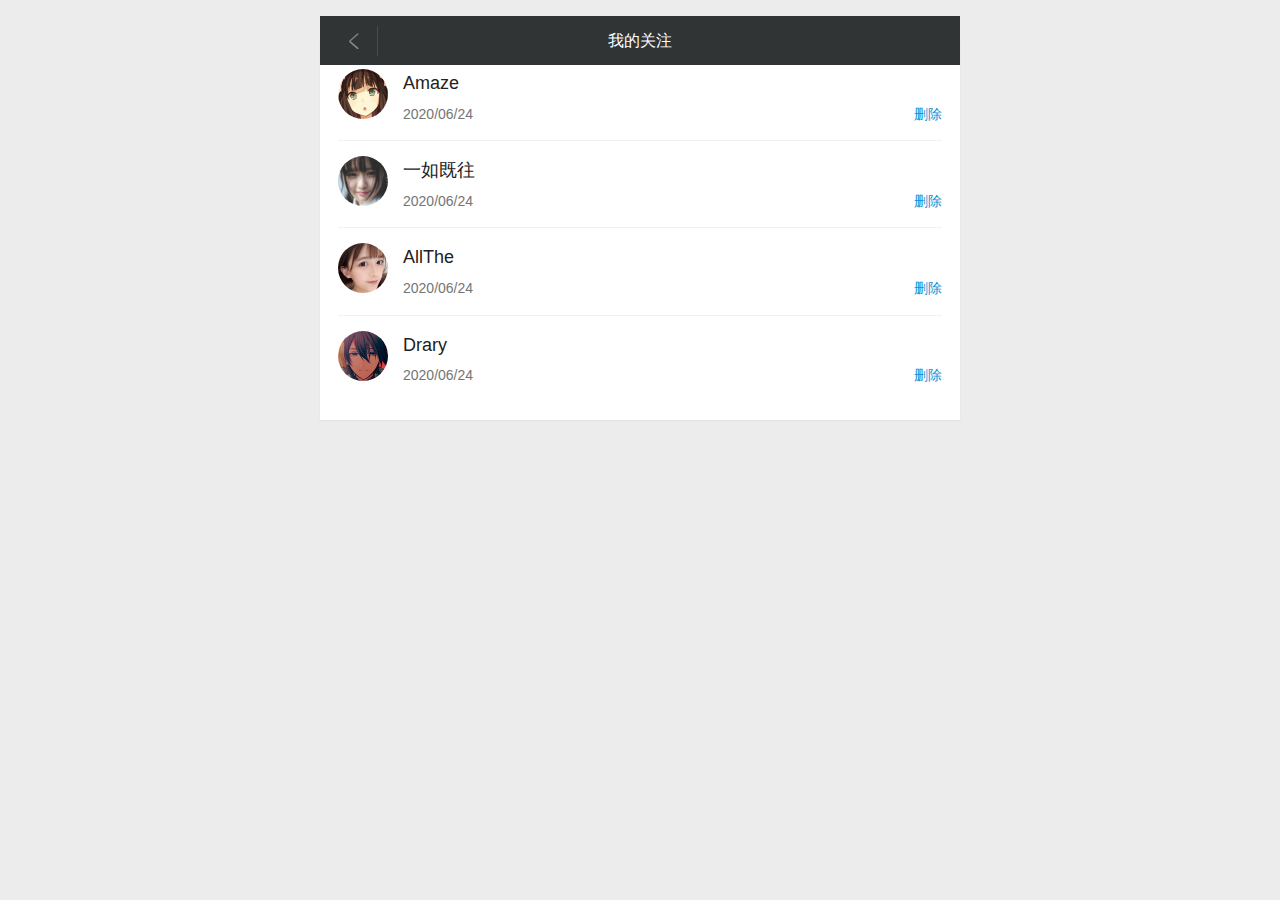
<file: WebContent/我的关注.html>
<!DOCTYPE html>
<html>
<head>
  <meta charset="utf-8">
  <meta name="viewport" content="width=device-width, user-scalable=no, initial-scale=1.0, maximum-scale=1.0, minimum-scale=1.0"/>
  <meta name="keywords" content="" />
  <meta name="description" content="" />
  <link rel="stylesheet" href="css/amazeui.min.css">
  <link rel="stylesheet" href="css/wap.css">
<title>我的关注</title>
</head>
<body style="background:#ececec">
  <div class="pet_mian" >
    <div class="pet_head">
      <header data-am-widget="header"
          class="am-header am-header-default pet_head_block">
        <div class="am-header-left am-header-nav ">
          <a href="index.html" class="iconfont pet_head_jt_ico">&#xe601;</a>
        </div>
<div class="pet_news_list_tag_name">我的关注</div>
      </header>
    </div>
<div>   <p> </p></div>
<div class="pet_comment_list">
  <div class="pet_comment_list_wap">

  <div data-am-widget="tabs" class="am-tabs am-tabs-default pet_comment_list_tab" >
      <div class="am-tabs-bd pet_pl_list">
          <div data-tab-panel-0 class="am-tab-panel am-active">
            <div class="pet_comment_list_block">
                <div class="pet_comment_list_block_l"><img src="img/a1.png" alt=""></div>
              <div class="pet_comment_list_block_r">
                <div class="pet_comment_list_block_r_info">Amaze</div>
                <div class="pet_comment_list_block_r_bottom">
                  <div class="pet_comment_list_bottom_info_l">2020/06/24</div>
                  <div class="pet_comment_list_bottom_info_r">
                  <a> 删除</a></div>
                </div>
              </div>
            </div>
                        <div class="pet_comment_list_block">
                 <div class="pet_comment_list_block_l"><img src="img/a2.png" alt=""></div>
              <div class="pet_comment_list_block_r">
              <div class="pet_comment_list_block_r_info">一如既往</div>
                <div class="pet_comment_list_block_r_bottom">
                  <div class="pet_comment_list_bottom_info_l">2020/06/24</div>
                  <div class="pet_comment_list_bottom_info_r">
                  <a> 删除</a></div>
                </div>
              </div>
            </div>
                        <div class="pet_comment_list_block">
                        <div class="pet_comment_list_block_l"><img src="img/a3.png" alt=""></div>
              <div class="pet_comment_list_block_r">
              <div class="pet_comment_list_block_r_info">AllThe</div>
                <div class="pet_comment_list_block_r_bottom">
                  <div class="pet_comment_list_bottom_info_l">2020/06/24</div>
                  <div class="pet_comment_list_bottom_info_r">
                  <a> 删除</a></div>
                </div>
              </div>
            </div>
                        <div class="pet_comment_list_block">
                        <div class="pet_comment_list_block_l"><img src="img/a4.png" alt=""></div>
              <div class="pet_comment_list_block_r">
              <div class="pet_comment_list_block_r_info">Drary</div>
                <div class="pet_comment_list_block_r_bottom">
                  <div class="pet_comment_list_bottom_info_l">2020/06/24</div>
                  <div class="pet_comment_list_bottom_info_r">
                  <a> 删除</a></div>
                </div>
              </div>
            </div>
          </div>
      </div>
  </div>




  </div>
    </div>
</body>
</html>
</html>
</file>
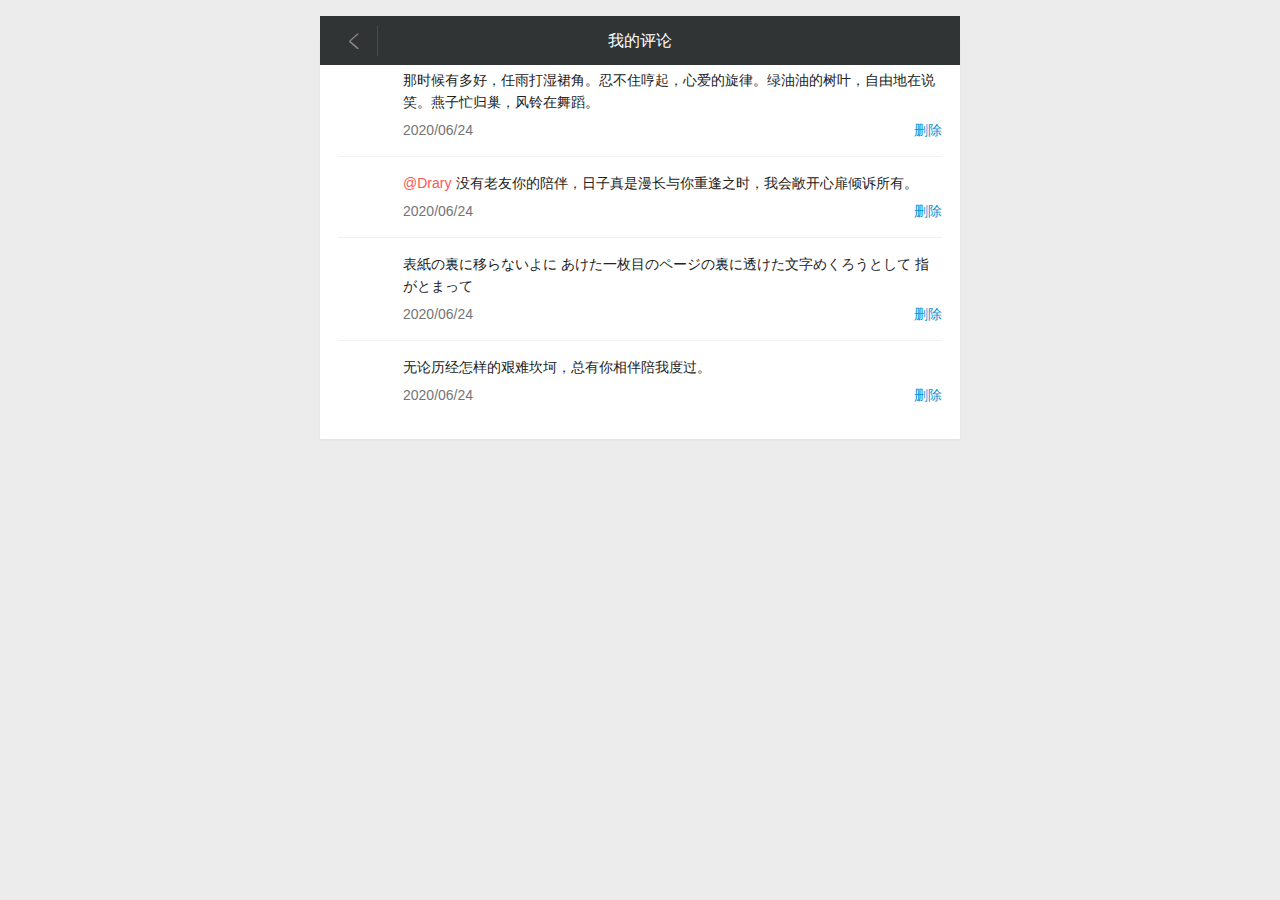
<file: WebContent/我的评论.html>
<!DOCTYPE html>
<html>
<head>
  <meta charset="utf-8">
  <meta name="viewport" content="width=device-width, user-scalable=no, initial-scale=1.0, maximum-scale=1.0, minimum-scale=1.0"/>
  <meta name="keywords" content="" />
  <meta name="description" content="" />
  <link rel="stylesheet" href="css/amazeui.min.css">
  <link rel="stylesheet" href="css/wap.css">
<title>我的评论</title>
</head>
<body style="background:#ececec">
  <div class="pet_mian" >
    <div class="pet_head">
      <header data-am-widget="header"
          class="am-header am-header-default pet_head_block">
        <div class="am-header-left am-header-nav ">
          <a href="index.html" class="iconfont pet_head_jt_ico">&#xe601;</a>
        </div>
<div class="pet_news_list_tag_name">我的评论</div>
      </header>
    </div>
<div>   <p> </p></div>
<div class="pet_comment_list">
  <div class="pet_comment_list_wap">

  <div data-am-widget="tabs" class="am-tabs am-tabs-default pet_comment_list_tab" >
      <div class="am-tabs-bd pet_pl_list">
          <div data-tab-panel-0 class="am-tab-panel am-active">
            <div class="pet_comment_list_block">
              <div class="pet_comment_list_block_r">
                <div class="pet_comment_list_block_r_text">那时候有多好，任雨打湿裙角。忍不住哼起，心爱的旋律。绿油油的树叶，自由地在说笑。燕子忙归巢，风铃在舞蹈。</div>
                <div class="pet_comment_list_block_r_bottom">
                  <div class="pet_comment_list_bottom_info_l">2020/06/24</div>
                  <div class="pet_comment_list_bottom_info_r">
                  <a> 删除</a></div>
                </div>
              </div>
            </div>
                        <div class="pet_comment_list_block">
              <div class="pet_comment_list_block_r">
                <div class="pet_comment_list_block_r_text"><span>@Drary</span>没有老友你的陪伴，日子真是漫长与你重逢之时，我会敞开心扉倾诉所有。</div>
                <div class="pet_comment_list_block_r_bottom">
                  <div class="pet_comment_list_bottom_info_l">2020/06/24</div>
                  <div class="pet_comment_list_bottom_info_r">
                  <a> 删除</a></div>
                </div>
              </div>
            </div>
                        <div class="pet_comment_list_block">
              <div class="pet_comment_list_block_r">
                <div class="pet_comment_list_block_r_text">表紙の裏に移らないよに あけた一枚目のページの裏に透けた文字めくろうとして 指がとまって</div>
                <div class="pet_comment_list_block_r_bottom">
                  <div class="pet_comment_list_bottom_info_l">2020/06/24</div>
                  <div class="pet_comment_list_bottom_info_r">
                  <a> 删除</a></div>
                </div>
              </div>
            </div>
                        <div class="pet_comment_list_block">
              <div class="pet_comment_list_block_r">
                <div class="pet_comment_list_block_r_text">无论历经怎样的艰难坎坷，总有你相伴陪我度过。</div>
                <div class="pet_comment_list_block_r_bottom">
                  <div class="pet_comment_list_bottom_info_l">2020/06/24</div>
                  <div class="pet_comment_list_bottom_info_r">
                  <a> 删除</a></div>
                </div>
              </div>
            </div>
          </div>
      </div>
  </div>




  </div>
    </div>
</body>
</html>
</file>
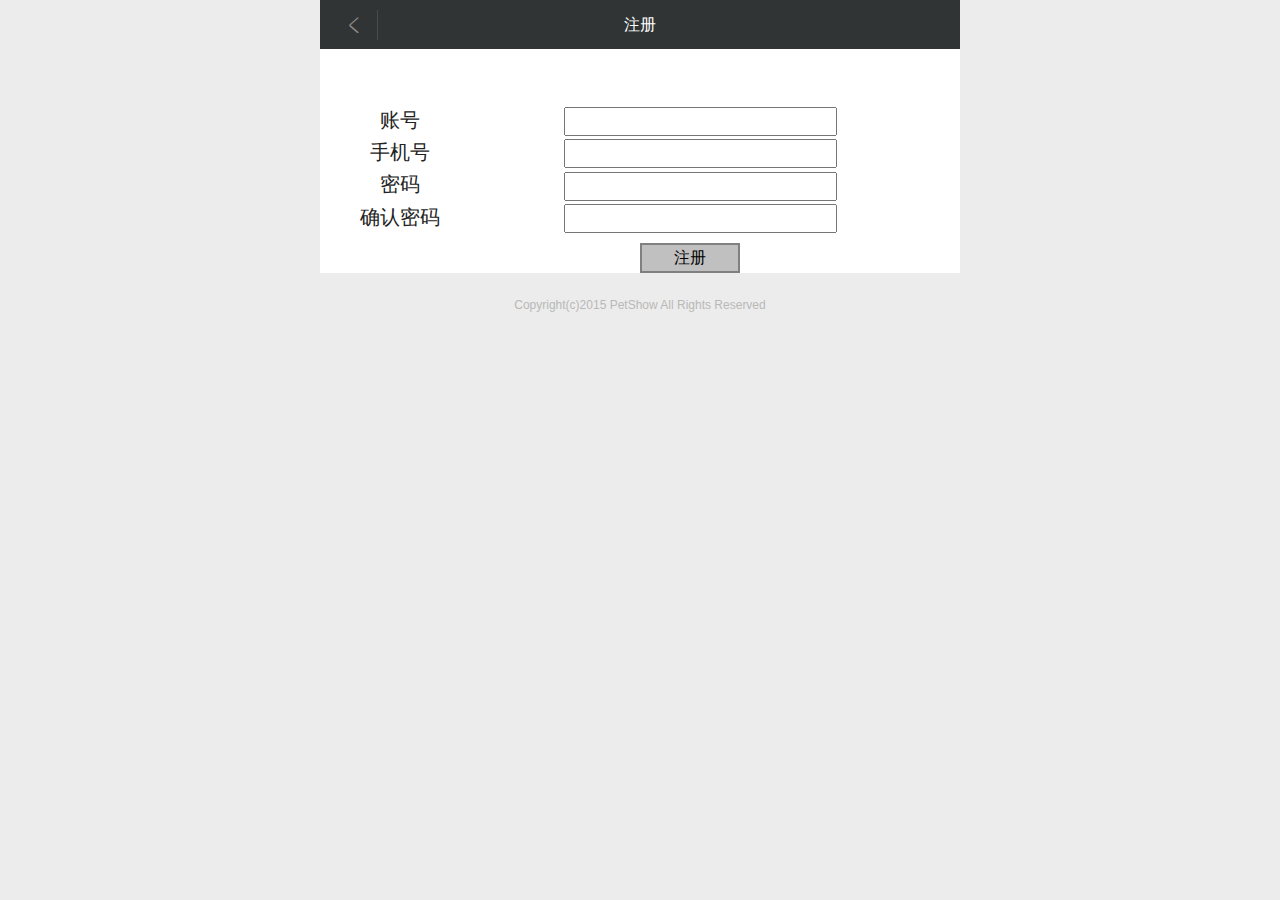
<file: WebContent/注册.html>
<!DOCTYPE html>
<html>
<head>
  <meta charset="utf-8">
  <meta name="viewport" content="width=device-width, user-scalable=no, initial-scale=1.0, maximum-scale=1.0, minimum-scale=1.0"/>
  <meta name="keywords" content="" />
  <meta name="description" content="" />
  <link rel="stylesheet" href="css/amazeui.min.css">
  <link rel="stylesheet" href="css/wap.css">
<title>注册</title>
</head>
<body style="background:#ececec">
  <div class="pet_mian" >
    <div class="pet_head">
      <header data-am-widget="header"
          class="am-header am-header-default pet_head_block">
        <div class="am-header-left am-header-nav ">
          <a href="登录.html" class="iconfont pet_head_jt_ico">&#xe601;</a>
        </div>
<div class="pet_news_list_tag_name">注册</div>
      </header>
    </div>

    <div class="pet_content pet_content_list">
      <div class="pet_grzx">

          <div class="pet_grzx_nr">
              <div class="pet_grzx_name">                
                <span style="text-align: center; width: 20%; display: block; float: left;">账号</span><input type="text" name="studentName"><br>
                <span style="text-align: center; width: 20%; display: block; float: left;">手机号</span><input type="text" name="studentPassword"><br>
                <span style="text-align: center; width: 20%; display: block; float: left;">密码</span><input type="text" name="studentPassword"><br>
                <span style="text-align: center; width: 20%; display: block; float: left;">确认密码</span><input type="text" name="studentPassword"><br>
              </div>
              <div style="padding-left:300px;padding-top:10px">
                <a href="登录.html" class="pet_grzx_num_a ">注册</a>
              </div>

          </div>
        </div>

        <div class="pet_article_footer_info">Copyright(c)2015 PetShow All Rights Reserved</div>
      </div>
    </div>
</body>
</html>
</file>
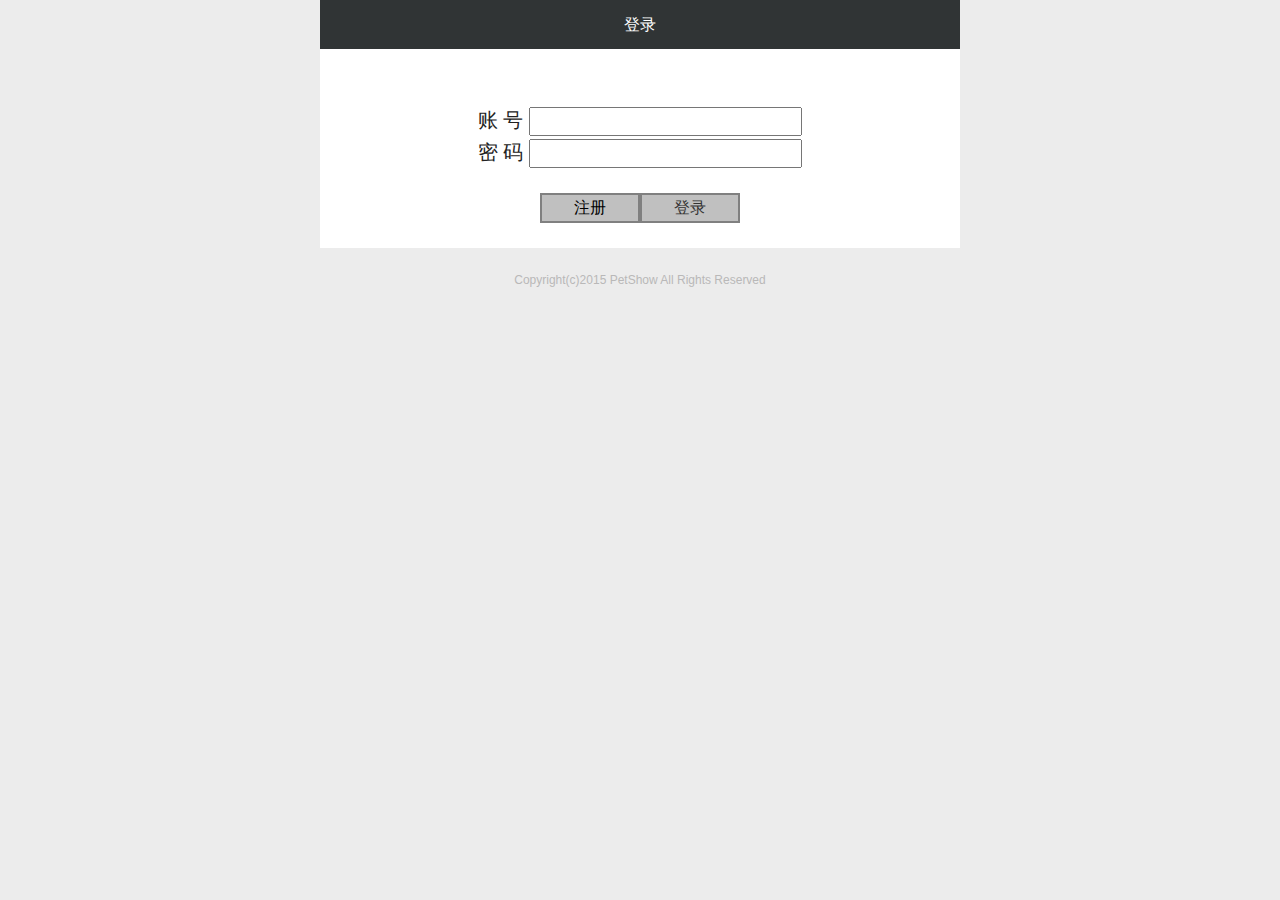
<file: WebContent/登录.html>
<!DOCTYPE html>
<html>
<head>
  <meta charset="utf-8">
  <meta name="viewport" content="width=device-width, user-scalable=no, initial-scale=1.0, maximum-scale=1.0, minimum-scale=1.0"/>
  <meta name="keywords" content="" />
  <meta name="description" content="" />
  <link rel="stylesheet" href="css/amazeui.min.css">
  <link rel="stylesheet" href="css/wap.css">
<title>登录</title>
</head>
<body style="background:#ececec">
<body style="background:#ececec">
  <div class="pet_mian" >
    <div class="pet_head">
      <header data-am-widget="header"
          class="am-header am-header-default pet_head_block">
<div class="pet_news_list_tag_name">登录</div>
      </header>
    </div>

    <div class="pet_content pet_content_list">
      <div class="pet_grzx">

          <div class="pet_grzx_nr">
              <div class="pet_grzx_name">                
                              账	号	<input type="text" name="studentName"><br>
                              密	码	<input type="text" name="studentPassword"><br>
              </div>
              <div class="pet_grzx_num_2">
                <a href="" class="pet_grzx_num_a ">注册</a>
                	<input type="submit" style="width:100px;height:30px;background: #c0c0c0;border:2px solid grey;" value="登录">
              </div>

          </div>
        </div>

        <div class="pet_article_footer_info">Copyright(c)2015 PetShow All Rights Reserved</div>
      </div>
    </div>
</body>
</html>
</file>
<file: WebContent/css/wap.css>
html,body { background:#ececec;}
/* 覆盖 */
ul,li { list-style: none; padding: 0; margin: 0}
/* 轮播 */
.am-slider-a1 .am-control-nav li { position: relative;}
.am-slider-a1 .am-control-nav li a { background: #bcbcbc; opacity: .5;  }
.am-slider-a1 .am-control-nav li a:hover {}
.am-slider-a1 .am-control-nav li a.am-active { background: #bcbcbc;-webkit-box-shadow:none;box-shadow:none;  opacity: 1;}
.am-slider-a1 .am-control-nav {bottom: 18px; z-index: 2;}
.pet_slider_shadow { position: absolute;  background: url(../img/flshadow.png) bottom no-repeat; -webkit-background-size: 100%;
background-size: 100%; width: 100%; height: 100%; bottom: 0; left: 0; z-index: 1;}
.pet_slider_font {position: absolute; bottom: 35px; left: 20px; z-index: 8; color: #fff;}
.pet_slider_emoji { display: block; font-size: 12px; }

/* 外挂图形文字 */
@font-face {font-family: "iconfont";
  src: url('../fonts/iconfont.eot');
  src: url('../fonts/iconfont.eot?#iefix') format('embedded-opentype'),
  url('../fonts/iconfont.woff') format('woff'),
  url('../fonts/iconfont.ttf') format('truetype'),
  url('../fonts/iconfont.svg#iconfont') format('svg');
}
.iconfont {
  font-family:"iconfont" !important;
  font-size:16px;
  font-style:normal;
  -webkit-font-smoothing: antialiased;
  -webkit-text-stroke-width: 0.2px;
  -moz-osx-font-smoothing: grayscale;
}
    @keyframes more_list {
      from {
        left: 0;
        bottom: -900px;
      }
      to {
        left: 0;
        bottom: 0;
      }
    }

    @-webkit-keyframes more_list {
      from {
        left: 0;
        bottom: -900px;
      }
      to {
        left:0;
        bottom: 0;
      }
    }
/* 主体 */
.pet_mian { max-width: 640px; margin: 0 auto; background: #ececec; position: relative;}
.pet_content_main { max-width: 100%; background: #fff; padding:10px 20px; -webkit-box-shadow:  0 0 3px rgba(100,100,100,.1); box-shadow: 0 0 3px rgba(100,100,100,.1);}
/* 圆形按钮 */
.pet_circle_nav {padding:25px 10px 5px;max-width: 100%;  }
.pet_circle_nav_list{ max-width: 100%; overflow: hidden;}
.pet_circle_nav_list li { width: 25%; float: left; margin-bottom: 15px;}
.pet_circle_nav_list a {border-radius: 50%; width: 55px; height: 55px; display: block; margin: 0 auto; color: #fff; text-align: center; line-height: 55px; font-size: 35px;-webkit-transition: all 0.2s ease;transition: all 0.2s ease;}
.pet_circle_nav_list a:hover { -webkit-box-shadow: inset 0 0 40px rgba(0,0,0,.3); box-shadow: inset 0 0 40px rgba(0,0,0,.3);-webkit-transition: all 0.2s ease;transition: all 0.2s ease; }
.pet_circle_nav_list span { display: block; width: 100%; text-align: center; padding-top: 5px; font-size: 14px;}
.pet_nav_xinxianshi { background: #fe9700; }
.pet_nav_zhangzhishi {background: #f26765; }
.pet_nav_kantuya {background: #6f68df; }
.pet_nav_mengzhuanti {background: #7f2d00;}
.pet_nav_meirong {background: #fd7a49;}
.pet_nav_gengduo { background: #7fd02b;}
.pet_nav_yiyuan {background: #19cf8a; }
.pet_nav_dianpu {background: #4493f7;}
.pet_nav_bk {background: #6f67e0; }
.pet_nav_wd {background: #fd7949; }
.pet_nav_sy {background: #ff9702; }
.pet_nav_xx {background: #00c2ea; }
.pet_nav_sz {background: #3296ee; }
.pet_nav_ms {background: #7fd02b; }
.pet_nav_qs {background: #19ce8b; }
.pet_nav_qt {background: #fe618e; }
/* 文章列表 */
.am-list-news-default { margin-top: 0;}
.pet_content_main .am-list>li {margin-bottom: 0; border: none; border-bottom: 1px solid #f1f1f1;}
.am-list-news-default .am-list .am-list-item-desced .am-list-item-text { margin: 0;}
.pet_content_main .am-list, .am-topbar { margin-bottom: 0;}
.pet_content_main .am-list-news-default { margin: 0;}
.pet_content_main .am-list-item-hd a  { color: #222; font-weight: bold;}
.pet_content_main .am-list-news-default .pet_list_one_bt {margin-top: -4px; line-height: 22px;}
.pet_content_main .am-list-news-default  .pet_list_one_nr { }
.pet_content_main .am-list-news-default  .pet_list_one_info { width: 100%; clear: both; height: 30px; margin-bottom: 10px;}
.pet_content_main .am-list-news-default  .pet_list_one_info_l { float: left;}
.pet_content_main .am-list-news-default  .pet_list_one_info_ico { width: 26px; height: 26px; float: left;}
.am-list-news-default .am-list .pet_list_one_block { padding-bottom: 20px; margin-bottom: 7px;}
.pet_content_main .am-list-news-default  .pet_list_one_info_ico img {width: 100%;border-radius: 50%;}
.pet_content_main .am-list-news-default  .pet_list_one_info_name { color: #757575; float: left; font-size: 12px; height: 26px; line-height: 26px; text-indent: .5em;}
.pet_content_main .am-list-news-default  .pet_list_one_info_r { float: right;}
.am-list-news-default .am-list .am-list-item-desced  .pet_list_two_text { margin-top: 5px; }
.pet_list_one_info_tytj { float: left; font-size: 16px; color: #222; font-weight: bold;}
.pet_list_one_list { padding: 8px 0;}
.pet_list_one_list li{ padding: 0;}
.pet_list_one_list li:nth-of-type(1) { padding-right: 6px;}
.pet_list_one_list li:nth-of-type(2) { padding: 0 3px;}
.pet_list_one_list li:nth-of-type(3) { padding-left: 6px;}
.pet_list_one_list li:nth-of-type(4) { padding-right: 6px; padding-top: 6px;}
.pet_list_one_list li:nth-of-type(5) { padding: 0 3px; padding-top: 6px;}
.pet_list_one_list li:nth-of-type(6) { padding-left: 6px; padding-top: 6px;}
.pet_list_tag {height: 20px; line-height: 20px;padding-right: 8px; margin: 3px 0; font-size: 12px;}
.pet_list_tag_xxs { border-right: 3px solid #fe9700; color: #fe9700;  }
.pet_list_tag_zzs { border-right: 3px solid #f26765; color: #f26765;  }
.pet_list_tag_stj { border-right: 3px solid #764f9c; color: #764f9c;  }
.pet_list_tag_kty { border-right: 3px solid #6f68df; color: #6f68df;  }
.pet_list_tag_mzt { border-right: 3px solid #7f2d00; color: #7f2d00;  }
.pet_content_main .am-list-news-default .pet_list_one_text { position: absolute; left: 0px; bottom: 0px;/*-webkit-line-clamp: 1;*/}
.pet_content_main .am-list-news-default .pet_list_zt_img { width: 100%;padding: 8px 0;}
.pet_content_main .am-list-news-default .pet_list_zt_img img { width: 100%;}
.pet_list_one_tytj { padding: 0px}

/* 弹出更多列表 */
.pet_more_list { width: 100%; left: 0; height: 80%;background:rgba(48,52,53,.9);   position: fixed; bottom: -9900px; z-index: 9999;-webkit-transition: all .5s;
      transition: all 0.5s;}
.pet_more_list_block {max-width: 640px; margin: 0 auto; color: #fff; }
.pet_more_close { text-align: right; height: 35px; width: 100%; line-height: 45px; padding-right: 15px;font-size: 30px;color: #cbc8d9; }
.pet_more_list_show {bottom: 0;left: 0;animation: more_list 0.5s;-webkit-animation: more_list 0.5s;}
.pet_more_list_block { width: 98%; margin: 0 auto; text-align: center;}
.pet_more_list_block_name_title { color: #918f90; font-size: 15px; padding-bottom: 10px; clear: both; }
.pet_more_list_block_name_ico { font-size: 18px;}
.pet_more_list_block_line { cursor: pointer; color: #fff; height: 30px; line-height: 30px; width: 90px; margin: 5px;margin-left: 0px; display: inline-block; background: #303435; border-radius: 5px;}
.pet_more_list_block_line:hover { color: #fff;}
.pet_more_list_block_line_height { padding-top: 10px;}
.pet_more_list_block_line_ico { margin: 5px 0 0 5px; display: block; float: left; width: 20px; height: 20px; margin-right: 5px; line-height: 20px; border-radius: 50%; color: #fff; font-size: 14px; text-align: center; }
.pet_more_list_block_line_font {display: block; float: left; height: 25px; line-height: 22px; padding-left: 8px;padding-top: 4px; font-size: 14px; }
.pet_list_tytj_ico { margin: 0; margin-top: 2px; margin-right: 5px;}
/* 内页头部 */
.pet_head {position: fixed; height: 49px; width: 100%; left: 0; right: 0; z-index: 999; }
.pet_head_block {background: #303435; max-width: 640px; margin: 0 auto; line-height: 53px; }
.pet_head_jt_ico { font-size: 25px; border-right: 1px solid #4c4a4b;  }
.pet_head_gd_ico { font-size: 27px; }
.pet_head_block .am-header-nav>a {color: #918f90; height: 30px; line-height: 30px; min-width: 48px;}

/* 内页文章 */
.pet_content { width: 100%; background: #ececec; padding-top: 49px;}
.am-paragraph-default a { color: #ff5656;}
.pet_content_block { width: 100%; background: #fff; margin: 0 auto;  box-shadow: 0 1px 2px rgba(0,0,0,0.05);}
.pet_content_block .am-paragraph-default img { border: none; padding: 0; margin: 0 auto;max-width: 100%;}
.pet_content_block .am-paragraph-default p {font-size: 17px;line-height: 1.8;}
.pet_content_article {padding: 20px 8px 0;}
.pet_content_article img { border-radius: 5px;}
.pet_content_article blockquote p { margin-top: 0;}
.pet_content_article embed { width: 100%;}

/* 原创文章 */
.pet_article_user_block { width: 100%; }
.pet_article_user_img { width: 100%;position: relative; }
.pet_article_user_img img { width: 100%; display: block;}
.pet_article_user_title { left: 0; bottom: 5px; position: absolute; width: 100%; text-indent: 85px; z-index: 6; color: #fff;}
.pet_article_user_info { width: 100%; height: 50px; line-height: 35px; position: relative; padding-left: 85px; font-size: 14px;}
.pet_article_user_info_ico { width: 62px;height: 62px; top:-31px; left:10px; position: absolute; border-radius: 50%; overflow: hidden;}
.pet_article_user_info_ico  img { width: 100%;}
.pet_article_user_shadow { width: 100%; height: 100%;position: absolute; opacity: .7; bottom: 0; left: 0; background:url(../img/flshadow.png) bottom no-repeat;}
.pet_article_user_nr { width: 100%;    margin-top: 5px; color: #757575;}

/* 视频*/
.pet_video_tag {border-right: 3px solid #19cf8a;color: #19cf8a;}
.pet_video_info { position: relative;}
.pet_video_info_tag { position: absolute; font-size: 14px; bottom: 5px; right: 5px; padding:0 10px;display: inline-block; text-align: center; height: 20px; background:rgba(0,0,0,0.5); border-radius: 10px; line-height: 22px; color: #fff;}
.pet_video_info_tag i { font-size: 15px;float: left;margin-right: 3px;}

/*  喜欢 分享*/
.like_share_block { width:100%; padding:25px 15px 10px; overflow: hidden;   margin-top: 15px;}
.like_share_block li { width: 33.33%; padding:0 5px; float: left;}
.link_share_button i { display: inline-block; margin-right: 5px;}
.link_share_button { color: #979797;  font-size: 14px;height: 36px; line-height: 36px; text-align: center; display: block; border-radius: 20px; border: 1px solid #dcdcdc;}
.link_share_button:hover { color: #e86060;  }
.link_share_button .share_ico_link { color:#e86060; }
.link_share_button .share_ico_wx { color:#6dc35e;}
.link_share_button .share_ico_pyq { color:#6959f0;}
.pet_content_list { padding-top: 29px;}

/* 评论 */
.pet_comment_list { width: 100%; padding-top: 20px;}
.pet_comment_list_wap { background: #fff;padding: 18px; position: relative;    box-shadow: 0 1px 2px rgba(0,0,0,0.05);}
.pet_comment_list_title { position: relative; font-weight: bold; color: #222; font-size: 16px; width: 100%; border-bottom: 1px solid #f1f1f1; padding-bottom: 15px; margin-bottom: 5px;}
.pet_comment_list_wap .am-tabs-default .am-tabs-nav { padding: 0 10px; background: none; border-radius: 20px;  width: 140px; height: 30px; border: 1px solid #f1f1f1;}
.pet_comment_list_wap .am-tabs-default .am-tabs-nav li { padding-top: 6px;}
.pet_comment_list_wap .am-tabs-default .am-tabs-nav>.am-active a {  padding: 0 5px; background: none; color: #979797;height: 16px; line-height: 16px; font-size: 12px;}
.pet_comment_list_wap .am-tabs-default .am-tabs-nav a {padding: 0 5px; border-right: 1px solid #f1f1f1; background: none;color: #cacaca;height: 16px; line-height: 16px;font-size: 12px;}
.pet_comment_list_title_tab { position: absolute; display: inline-block; float: right; right: 18px; top: 16px;}
.pet_comment_list_wap .am-tabs-default .am-tabs-nav li:last-child a{ border: none; }
.pet_comment_list_tab { margin: 0;}
.pet_comment_list_tab .am-tabs-bd {border: none;}
.pet_comment_list_tab .am-tab-panel { padding: 0; }
.pet_comment_list_block { width: 100%; padding: 15px 0; border-bottom: 1px solid #f1f1f1; overflow: hidden;}
.pet_comment_list_block_l { width: 50px; height: 50px; float: left; position: relative; border-radius: 50%; overflow: hidden;}
.pet_comment_list_block_l img { width: 100%;}
.pet_comment_list_block_r {position: relative; margin-left: 65px;}
.pet_comment_list_block_r_info { color: #222; font-size: 18px;}
.pet_comment_list_block_r_text { color: #222; font-size: 14px;}
.pet_comment_list_block_r_text span { color:#ff5656; padding-right: 5px;}
.pet_comment_list_block_r_bottom { font-size: 14px; color: #757575; padding-top: 5px;}
.pet_comment_list_bottom_info_l { position: relative; float: left;}
.pet_comment_list_bottom_info_r { position: relative; text-align: right;}
.pet_comment_list_bottom_info_r span { display: inline-block;  padding-right: 8px; padding-left: 3px;  }
.pet_pl_list .pet_comment_list_block:last-child{ border: none;}
/* 文章作者 */
.pet_article_title { font-weight:bold; margin: 0;}
.pet_head_block .pet_article_user { margin: 0;margin-left: 65px; position: relative; overflow: visible;}
.pet_article_user_info_tab { text-align: left;position: absolute;  background: #fff; top: -50px; left: -30px; border: 1px solid rgba(0,0,0,0.01); width: 160px; height:38px;  box-shadow: 0px 1px 3px rgba(0,0,0,0.08);}
.pet_article_user_info_tab_show {top: 45px;left: -30px;animation: pet_article_user_info 0.5s;-webkit-animation: pet_article_user_info 0.5s; }
.pet_article_user_info_tab_cloes { top: -50px; left: -30px; animation: pet_article_user_info_over 0.5s;-webkit-animation: pet_article_user_info_over 0.5s;}
.pet_article_user_info_tab_font { font-size: 12px; color: #222; position: relative;padding: 10px;}
.pet_article_user_info_tab_font_center { width: 100%; height: 18px; line-height: 15px;}
.pet_article_user_info_tab_font_center i { font-style: normal; display:block; float: left; font-size: 10px; text-align: center;  border:1px solid #b9b8b8; color: #b9b8b8; border-radius: 8px; width: 35px; line-height: 15px; height: 15px;}
.pet_article_user_info_tab_font_center span {display:block; margin-left: 40px;  line-height: 16px; height: 15px;}
.pet_article_user_info_tab_font_center_line { border-bottom: 1px solid #f7f7f7; padding-top: 3px;}
.pet_head .pet_article_user_info_tab_font_center a { color: #b9b8b8; display: block; width: 100%; padding-top: 5px;}
.pet_article_user_info_tab_font_triangle {position: absolute; top:-9px; left: 69px; height:0;width:0;border-bottom:solid 8px #fff;border-left:solid 8px #303435;border-right:solid 8px #303435;}
.pet_article_user_info_tab_ico{}
.pet_article_user_ico { width: 26px; height: 50px; display:block; float: left; }
.pet_article_user_ico img { width: 100%;border-radius: 50%;}
.pet_head_block .pet_article_user_name { font-size: 16px;line-height: 50px; margin-left: 35px; text-align: left; height: 50px;color: #918f90; display:block;}
.pet_article_user_time {color: #aaaaaa;font-size: 14px; margin-bottom: 10px;}
.pet_article_dowload { border-top: 1px solid #f2f2f2; width: 100%; margin: 15px 0 0; overflow: hidden; padding-top: 15px;}
.pet_article_dowload_ico { width: 35px; height: 35px; position: relative; float: left;}
.pet_article_dowload_ico img { width: 100%;}
.pet_article_dowload_title { width: 100%;font-size: 15px;  color: #b2b2b2;padding: 0 16px 15px;}
.pet_article_dowload_content { width: 100%; position: relative; background: #fafafa; padding:23px 16px;}
.pet_article_dowload_triangle { position: absolute; top:-41px; left: 13px; margin:30px;height:0;width:0;border-bottom:solid 11px #f7f7f7;border-left:solid 11px #fff;border-right:solid 11px #fff;}
.pet_article_dowload_content_font { color: #b2b2b2; font-size: 12px; position: relative; margin-left: 45px;  margin-top: -2px;}
.pet_article_dowload_all { width: 100%; text-align: right; font-size: 13px; padding-top: 10px;}
.pet_article_dowload_Az { display:inline-block; text-align: center;  border:1px solid #b9b8b8; color: #b9b8b8; border-radius: 10px; width: 85px; line-height: 19px; height: 21px;}
.pet_article_dowload_Pg {  display:inline-block; text-align: center;  border:1px solid #b9b8b8; color: #b9b8b8; border-radius: 10px; width: 85px; height: 21px; line-height: 19px;}
.pet_article_dowload_Az:hover { border: 1px solid #ff5656; color: #ff5656;}
.pet_article_dowload_Pg:hover { border: 1px solid #54d669 ; color: #54d669 ;}
.pet_article_footer_info {  text-align: center; font-size: 12px; color:#b9b8b8; height: 30px; line-height: 30px; margin:17px;}
.pet_article_like {  width: 100%; background: #fff; margin: 0 auto;  box-shadow: 0 1px 2px rgba(0,0,0,0.05); margin-top: 20px; padding: 18px;}
.pet_article_like_delete { padding: 0;box-shadow:none;}
.pet_article_like_title {font-weight: bold; color: #222; font-size: 16px; width: 100%;border-bottom: 1px solid #f1f1f1; padding-bottom: 15px; margin-bottom: 5px;}


/* 百科 */
.pet_wiki { width: 100%; background: #fff; padding-top: 50px;}
.pet_wiki_head { max-width: 640px;background: url(../img/wikibg.png) no-repeat; -webkit-background-size: 100%;
background-size: 100%; padding-bottom: 9%; box-shadow: 0 1px 3px rgba(0,0,0,0.05); }
.pet_wiki_head_info {max-width: 640px;}
.pet_wiki_head_info_ico { width: 38%; margin: 0 auto; padding-top: 7%;}
.pet_wiki_head_info_ico img { width: 100%; border-radius: 50%;}
.pet_wiki_head_info_title { width: 100%; font-size: 28px; color: #222; text-align: center; line-height: 35px; padding-top: 10px; }
.pet_wiki_head_info_title span { display: block; font-size: 11px; line-height: 18px;}
.pet_wiki_tab { margin: 0; width: 93%; margin: 0 auto;}
.pet_wiki_tab .pet_wiki_tab_content { display: block;background: #fff;}
.pet_wiki_tab .pet_wiki_tab_block { border: none;}
.pet_wiki_tab .am-tabs-nav li { width: 100px; float: left; height: auto; background: #fff;font-size: 18px;flex:none;margin-right: 20px;position: relative;  padding: 8px 0;}
.pet_wiki_tab .am-tabs-nav>.am-active {background: #fff;    border-bottom: 1px solid #0ba4ea;}
.pet_wiki_tab .am-tabs-nav>.am-active a { color: #222; background: #fff;}
.pet_wiki_tab .am-tabs-nav>.am-active:after { display: none;}
.pet_wiki_text_line { width: 100%; border-bottom: 1px solid #f6f6f6; font-size: 13px; height: 60px; line-height: 60px; clear: both;}
.pet_wiki_text_line_l { display: inline-block; color: #afafaf; width: 20%;}
.pet_wiki_text_line_c { display: inline-block;}
.pet_wiki_text_line_r { display: inline-block; float: right;}
.pet_wiki_text_line_r i {  font-size: 25px; color: #afafaf; border-left: 1px solid #f6f6f6; padding:0 10px;}
.pet_wiki_tab .pet_wiki_tab_block_content {padding: 0;}
.pet_dowload_more_top_off { border:none;}
.pet_dowload_more_top_san {border-bottom:solid 11px #fff;border-left:solid 11px #ececec;border-right:solid 11px #ececec;}
.pet_dowload_more_top_bg { background: #fff;}

.pet_wiki_more_info { width: 100%; padding-top: 15px;}
.pet_wiki_more_info_title { font-size: 18px; line-height: 20px; padding-bottom: 7px; color: #222; border-bottom: 1px solid #f6f6f6; clear: both;}
.pet_wiki_more_info_title i { color: #fff; border-radius: 50%; width: 26px; height: 26px; text-align: center;  line-height: 26px; font-size: 20px; display: block; float: left; margin-top: 3px; margin-right: 5px;}
.pet_wiki_more_info_text { font-size: 16px; clear: #222; padding: 8px 0;}
.pet_wiki_more_info_title_font { display: block; padding-top: 2px; }
.pet_wiki_more_info_title_font span { display: block; color: #b1b1b1; font-size: 11px;margin-top: -3px;}

    @keyframes pet_article_user_info {
      from {
        left: -30px;
        top: 20px;
        opacity: 0;
      }
      to {
        left: -30px;
        top: 45px;
        opacity: 1;
      }
    }

    @-webkit-keyframes pet_article_user_info {
      from {
        left: -30px;
        top: 20px;
        opacity: 0;
      }
      to {
        left: -30px;
        top: 45px;
        opacity: 1;
      }
    }
    @keyframes pet_article_user_info_over {
      from {
        left: -30px;
        top: 45px;
        opacity: 1;
      }
      to {
        left: -30px;
        top: 20px;
        opacity: 0;
      }
    }

    @-webkit-keyframes pet_article_user_info_over {
      from {
        left: -30px;
        top: 45px;
        opacity: 1;
      }
      to {
        left: -30px;
        top: 20px;
        opacity: 0;
      }
    }
// 视频
.pet_topci { width: 100%;}
.pet_content_main .am-list .pet_topci_list { width: 100%; border: none;}
.pet_topci .pet_article_like { padding: 10px;}
.pet_topci_block { width: 100%; position: relative; display: block;}
.pet_topci_block img { width: 100%;}
.pet_topci_video { color: #fff; text-align: center; position: absolute; top: 10px; right: 10px; background:rgba(0, 0, 0, 0.3); border-radius: 10px; height: 18px; line-height: 20px; font-size: 12px; width: 55px;}
.pet_topci_shadow { position: absolute;  background: url(../img/flshadow.png) bottom no-repeat; -webkit-background-size: 100%;
background-size: 100%; width: 100%; height: 100%; bottom: 0; left: 0; z-index: 1; opacity: .8;}
.pet_topci_shadow_font { font-size: 14px; line-height: 20px;color: #fff; position: absolute;padding: 10px; bottom: 0; left: 0; z-index: 2;}
.pet_news_list_tag_name{    display: block;width: 100%;text-align: center;line-height: 49px;color: #fff;}
// 活动
.pet_hd { width: 100%;}
.pet_hd_list { width: 100%;}
.pet_hd_block { width: 100%; display: block;color: #222;}
.pet_hd_block:hover { color: #222;}
.pet_hd_block_title { width: 100%; font-size: 20px;  }
.pet_hd_block_map { margin: 5px 0 10px; width: 100%; font-size: 14px; line-height: 20px; height: 20px; }
.pet_hd_block_map i { padding-right: 5px;}
.pet_hd_block_tag { width: 100%; font-size: 14px;}
.pet_hd_block_tag span { display: inline-block; text-align: center; background: #f28d00; border-radius: 4px; width: 70px; height: 22px; line-height: 22px; color: #fff;}
.pet_hd_block_tag span.hd_tag_jh { background: #00a0e9;}
.pet_hd_block_tag span.hd_tag_js { background: #999999;}
// 活动内页
.pet_hd_con {width: 100%;}
.pet_hd_con_head {width: 100%;}
.pet_hd_con_head img { width: 100%;}
.pet_hd_con_time { font-size: 14px; margin: 0; margin-top: 5px;}
.pet_hd_con_time i { padding-right: 8px;}
.pet_hd_con_map { font-size: 14px; margin: 0; margin-top: 3px; margin-bottom: 3px;}
.pet_hd_con_map i { padding-right: 8px;}
.pet_hd_con_gp { width: 100%; padding-top: 10px;}
.pet_hd_con_gp_title { font-size: 18px;}
.pet_hd_con_gp_list { width: 100%; padding-top: 10px}
.pet_hd_con_gp_list span i { font-style: normal; display: block; font-size: 16px; color: #222; }
.pet_hd_con_gp_list span:hover { background: #ff5656; border: 1px solid #ff5656; color: #fff;}
.pet_hd_con_gp_list span:hover i { color: #fff;}
.pet_hd_con_gp_list span { position: relative;  color: #a1a1a1; font-size: 12px; border: 1px solid #aaa; border-radius: 5px;  display: inline-block; width: 25%; padding: 5px 10px; line-height: 18px; color: #222;}
.pet_hd_con_gp_list .pet_hd_con_gp_list_on { background: #ff5656; border: 1px solid #ff5656; color: #fff;}
.pet_hd_con_gp_list .pet_hd_con_gp_list_on i { color: #fff;}
.pet_hd_con_gp_list_sm { width: 100%; font-size: 12px; color: #222; padding: 10px 0;}
.pet_hd_con_gp_list_sm i { font-style: normal; color: #ff5656; font-weight: bold;}
.pet_hd_con_gp_list_xl { width: 100%; font-size: 12px; line-height: 30px;padding-bottom: 15px;}
.pet_hd_con_gp_list_xl select { font-size: 14px; width: 70px; height: 30px; margin-top: -2px;}
.pet_hd_con_gp_list_xl_m { border: none; color:#fff; background:#ffa125;    font-size: 14px;width: 116px; text-align: center; height: 40px;}
.pet_hd_con_gp_list_xl_m:hover { background: #f3900d;}
.pet_hd_con_gp_list_nr { width: 100%; padding-top: 20px;}
.pet_hd_con_gp_list_nr_title { font-size: 18px; line-height: 40px; line-height: 40px; margin-bottom: 15px; border-bottom: 1px solid #f1f1f1;}
.pet_hd_con_gp_list_nr_tag { color: #ff5656; display: inline-block; height: 30px; line-height: 30px; font-size: 16px; font-weight: bold; border-bottom: 2px solid #ff5656;}
.pet_zlnr { width: 100%; background: #fff;}
.pet_zlnr_user { width: 40px; width: 100%;  padding: 40px 20px 0; overflow: hidden;}
.pet_zlnr_user_l { width: 40px; height: 40px; overflow: hidden; border-radius: 50%; float: left; position: relative;}
.pet_zlnr_user_l img { width: 100%;}
.pet_zlnr_user_r { position: relative; margin-left: 50px;}
.pet_zlnr_user_r_name { display: block; font-size: 16px; line-height: 22px; color: #ff5656;}
.pet_zlnr_user_r_map { display: block; font-size: 12px; line-height: 16px; color: #a1a1a1;}
.pet_zlnr_nr { width: 100%; padding: 20px 20px 0; overflow: hidden;}
.pet_zlnr_nr img { width: 100%;}
.pet_zlnr_nr p { color: #a1a1a1;}
.pet_zlnr_nr .am-paragraph-default { margin: 0;}
.pet_zlnr_nr .am-paragraph-default img {max-width:100%;width: 100%; margin: 0; padding: 0; border: none;}
.pet_zlnr_user_list { width: 100%; padding: 10px 0 25px; border-bottom: 1px solid #f1f1f1; overflow: hidden;}
.pet_zlnr_user_list_l { position: relative; float: left;}
.pet_zlnr_user_list_l img { display: inline-block; float: left; width: 25px; height: 25px;border-radius: 50%; margin-right: 10px;}
.pet_zlnr_user_list_l_num { float: left; height: 25px; width: 50px; border-radius: 15px; background: #ff5656; line-height: 25px; text-align: center; color: #fff;}
.pet_zlnr_user_list_l_num_font { line-height: 25px; margin-left: 10px; font-size: 14px; height: 25px; color: #222; float: left;}
.pet_zlnr_user_list_r { float: right; font-size: 14px; height: 25px; line-height: 25px; color: #222;  }
.pet_zlnr_pl { width: 100%;}
.pet_zlnr_pl_block { width: 100%; padding: 15px 0; border-bottom: 1px solid #f1f1f1; }
.pet_zlnr_pl_block_l { float: left; position: relative; width: 40px; height: 40px;border-radius: 50%;overflow: hidden; }
.pet_zlnr_pl_block_l img {width: 40px; height: 40px;}
.pet_zlnr_pl_block_r { position: relative; margin-left: 50px; font-size: 16px; color: #222;}
.pet_zlnr_pl_block_r span { display: block; font-size: 14px; padding-top: 5px; color: #a1a1a1;}

.pet_sixin { width: 100%; background: #fff; }
.pet_sixin_nr {width: 100%; padding: 40px 20px 0; overflow: hidden;}
.pet_sixin_shijian { width: 100%; line-height: 40px;text-align: center; height: 40px; font-size: 12px; color: #a1a1a1;}

.pet_sixin_to { width: 100%; padding: 15px 0;}
.pet_sixin_to:before { content: " ";display: table;}
.pet_sixin_to:after {content: " ";display: table;clear: both;}
.pet_sixin_to_l { width: 40px; height: 40px; position: relative; float: left;border-radius: 50%; overflow: hidden;}
.pet_sixin_to_l img { width: 100%;}
.pet_sixin_to_r { position: relative; }
.pet_sixin_to_r_nr { position: relative; margin-left: 58px;  color: #818181; background: #f0f0f0;   font-size: 14px;border-radius: 10px; padding: 15px}
.pet_sixin_to_r_nr img { width: 100%; border-radius: 10px;}
.pet_sixin_to_r_nr_sj { position: absolute; background: #f0f0f0; width: 17px; height: 17px;-webkit-transform:rotate(45deg);transform:rotate(45deg);top:14px; left:-8px; border-radius: 2px;}

.pet_sixin_form { width: 100%; padding: 15px 0;}
.pet_sixin_form:before { content: " ";display: table;}
.pet_sixin_form:after {content: " ";display: table;clear: both;}
.pet_sixin_form_l { width: 40px; height: 40px; position: relative;border-radius: 50%; overflow: hidden;float: right;}
.pet_sixin_form_l img { width:100%;overflow: hidden;}
.pet_sixin_form_r { position: relative; padding-right: 58px;}
.pet_sixin_form_r_nr { position: relative; color: #818181; background: #f0f0f0;  font-size: 14px;border-radius: 10px; padding: 15px}
.pet_sixin_form_r_nr img { width: 100%; border-radius: 10px;}
.pet_sixin_form_r_nr_sj { position: absolute; background: #f0f0f0; width: 17px; height: 17px;-webkit-transform:rotate(45deg);transform:rotate(45deg);top:14px; right:-8px; border-radius: 2px;}

.pet_grzx { width: 100%; background: #fff; padding-top: 20px;}
.pet_grzx_nr {width: 100%; padding: 40px 20px 0; overflow: hidden;}
.pet_grzx_ico { margin: 0 auto; width: 100px; height: 100px; overflow: hidden;}
.pet_grzx_ico img { width: 100%;height:100%;border-radius: 50%}
.pet_grzx_name { width: 100%; font-size: 20px;  padding: 15px 0px 0; color: #222; text-align: center;}
.pet_grzx_map { font-size: 14px;width: 100%;  text-align: center; color: #a1a1a1;}
.pet_grzx_num_font { padding-top: 20px; width: 90%;color: #a1a1a1; margin: 0 auto; font-size: 14px; text-align: center;}
.pet_grzx_num {  padding-bottom: 25px; overflow: hidden; width: 100%; padding-top: 25px;padding-left: 250px}
.pet_grzx_num_2 {  padding-bottom: 25px; overflow: hidden; width: 100%; padding-top: 25px;padding-left: 200px}
.pet_grzx_num i { font-size: 20px; font-style: normal; color: #a1a1a1; display: block;}
.pet_grzx_num span { text-align: center; width: 50%; display: block; float: left; color: #222;}
.pet_grzx_num input { text-align: center; width: 100px; display: block; float: left; color: #222;}
.pet_grzx_num_a { text-align: center; width: 100px; display: block; float: left; background: #c0c0c0;border:2px solid grey;height:30px;color:#000000}
.pet_grzx_list { width: 100%; border-top: 1px solid #f0f0f0; padding: 20px 10px; overflow: hidden;}
.pet_grzx_list_block { width: 100%;}
.pet_grzx_list_block_l { width: 140px; float: left; position: relative;}
.pet_grzx_list_block_l img { width: 100%;}
.pet_grzx_list_block_r { position: relative; margin-left: 160px; }
.pet_grzx_list_block_title { font-size: 16px;  line-height: 25px; color: #222;}
.pet_grzx_list_block_info { font-size: 12px;color: #a1a1a1;}

.pet_kjdt { width: 100%; background: #fff; padding-top: 15px;}
.pet_kjdt_nr {width: 100%; padding: 30px 20px 0; overflow: hidden;}
.pet_kjdt_block { width: 100%; overflow: hidden; border-bottom: 1px solid #f0f0f0; margin-bottom: 25px;}
.pet_kjdt_user { width: 100%; height: 50px;}
.pet_kjdt_user_l { position: relative; float: left; width: 40px; height: 40px;border-radius: 50%; overflow: hidden;}
.pet_kjdt_user_l img { width: 100%;}
.pet_kjdt_user_r { position: relative; margin-left: 60px;}
.pet_kjdt_user_time { position: absolute; right: 0; top: 0; text-align: right;  font-size: 14px; color: #a1a1a1;}
.pet_kjdt_user_time .iconfont { font-size: 13px;}
.pet_kjdt_user_r_title { font-size: 18px; color: #ff5656; line-height: 20px;}
.pet_kjdt_user_r_info { font-size: 14px; color: #a1a1a1;}
.pet_kjdt_user_r_font { width: 100%; font-size: 14px;}
.pet_kjdt_user_r_like { width: 100%; color: #a1a1a1; font-size: 14px;}
.pet_kjdt_user_pl { width: 100%; padding-top: 20px;}
.pet_kjdt_user_pl_block { width: 100%; padding-bottom: 15px; margin-bottom: 10px;}
.pet_kjdt_user_pl_block_l { width: 30px; height: 30px; position: relative; float: left;border-radius: 50%; overflow: hidden;}
.pet_kjdt_user_pl_block_l img { width: 100%;}
.pet_kjdt_user_pl_block_name { font-size: 15px;}
.pet_kjdt_user_pl_block_info { font-size: 12px; color: #a1a1a1;}
.pet_kjdt_user_pl_block_r { position: relative; margin-left: 40px;}
.pet_kjdt_user_r_like .am-icon-heart { color: #ff5656;}
.pet_kjdt_user_r_font_img { width: 100%;}
.pet_kjdt_user_r_font_img .am-figure-default { margin:0px;}
.pet_kjdt_user_r_font_img .am-figure-default img { border: none;}
/* IP5 */
@media only screen and (max-width: 340px) {
.pet_content_main .am-list-news-default .pet_list_one_text { -webkit-line-clamp: 1;}
.pet_wiki_head_info_title { font-size: 23px;line-height: 25px; padding-top: 10px; }
.pet_wiki_head_info_title  span { font-size: 10px; line-height: 15px;}
.pet_wiki_text_line_r { display: none;}
}
</file>
